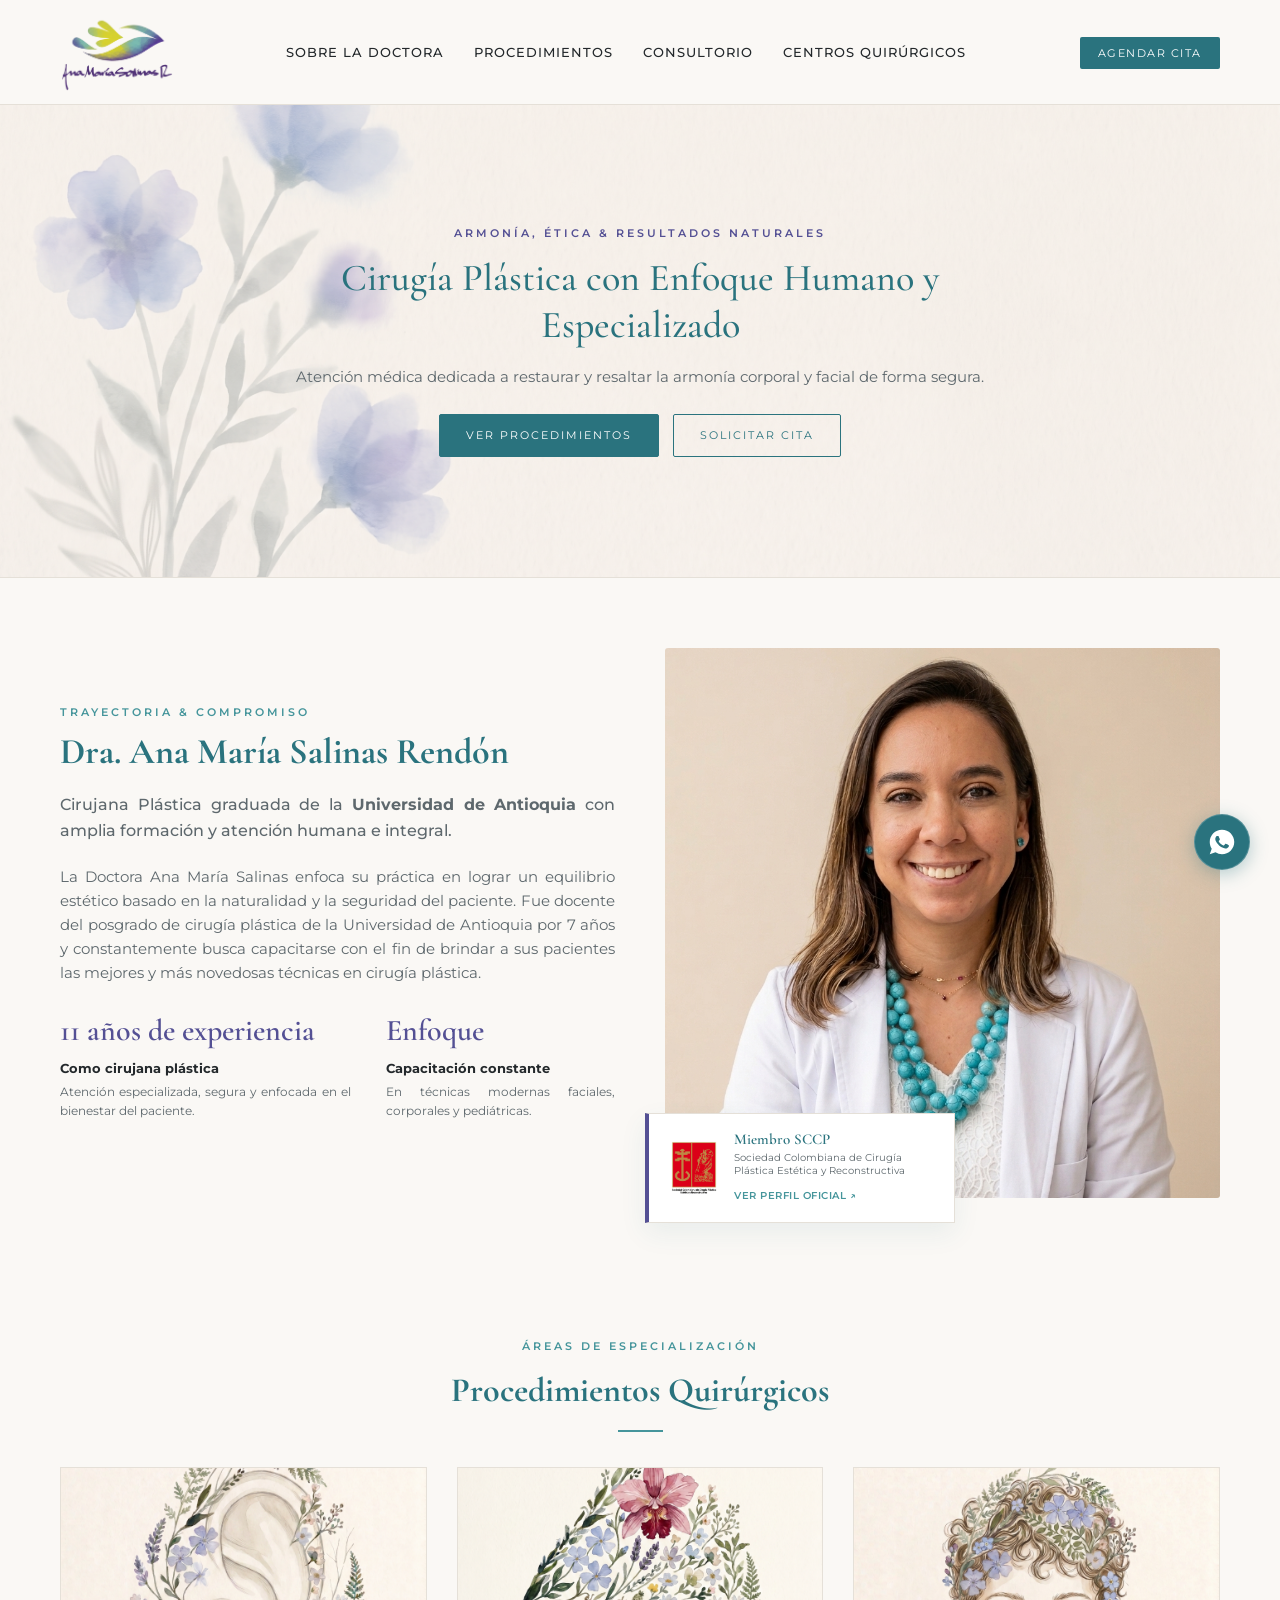
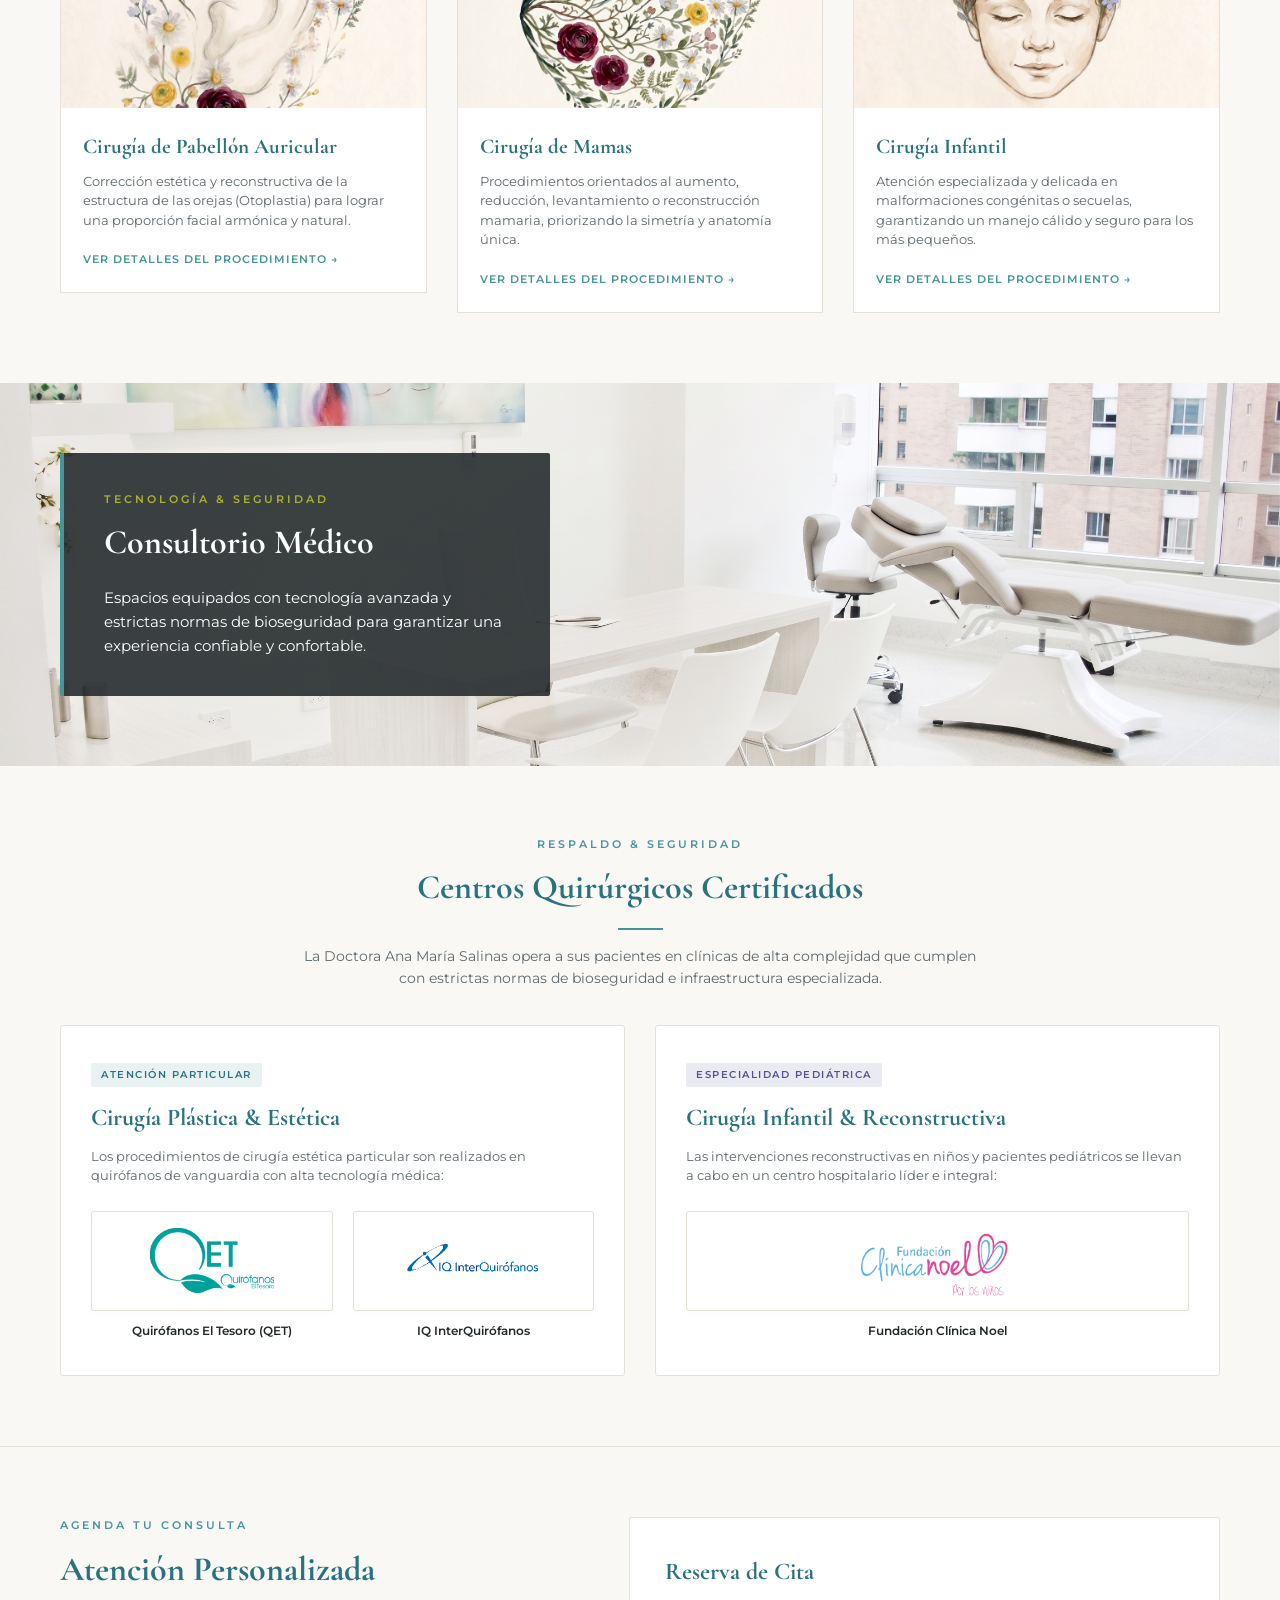
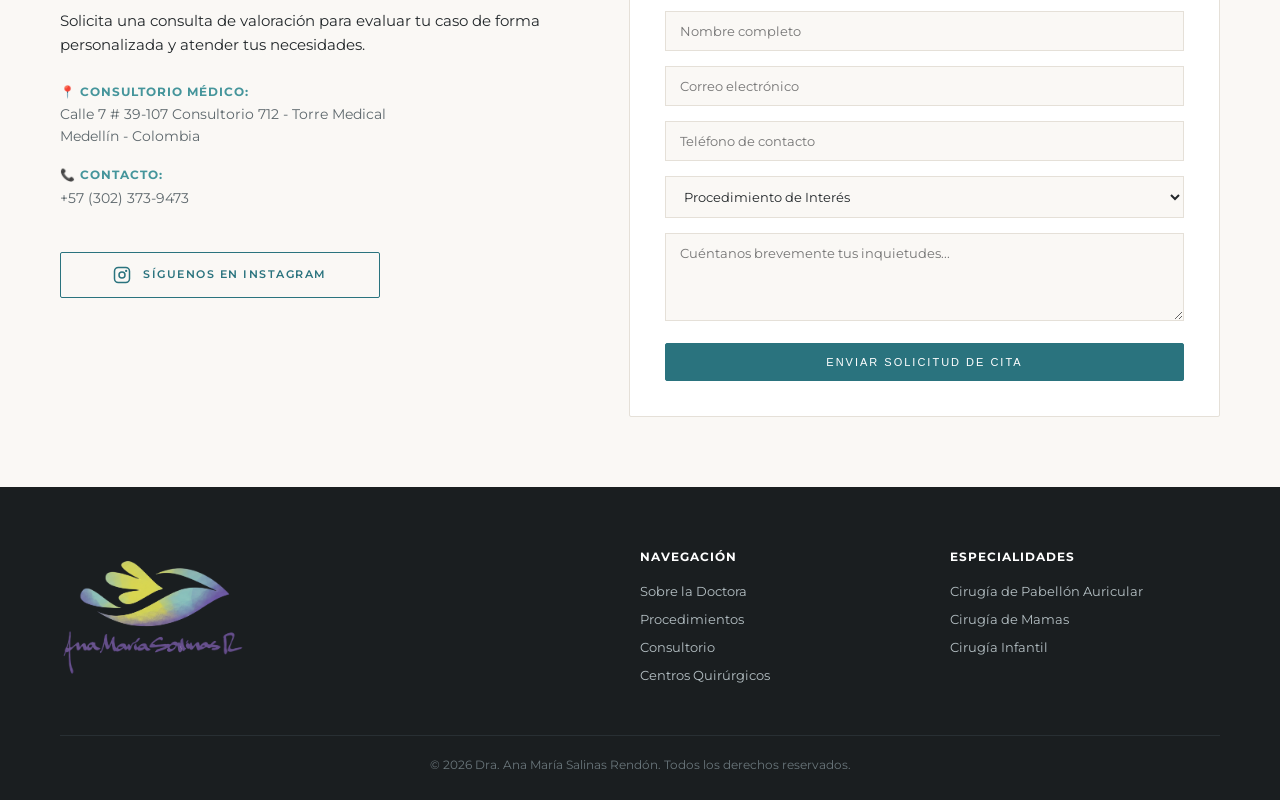
<file: index.html>
<!DOCTYPE html>
<html lang="es">
<head>
    <!-- Favicon para Navegadores, Móviles y Pestañas -->
    <link rel="icon" type="image/jpg" sizes="32x32" href="images/favicon.png">
    <link rel="icon" type="image/jpg" sizes="16x16" href="images/favicon.png">
    <link rel="apple-touch-icon" sizes="180x180" href="images/favicon.png">

    <meta charset="UTF-8">
    <meta name="viewport" content="width=device-width, initial-scale=1.0">
    
    <!-- SEO & Meta Tags -->
    <title>Dra. Ana María Salinas Rendón | Cirujana Plástica y Reconstructiva</title>
    <meta name="description" content="Especialista en cirugía plástica, estética y reconstructiva en Medellín, Colombia. Miembro de la Sociedad Colombiana de Cirugía Plástica.">
    <meta name="keywords" content="Dra Ana Maria Salinas Rendon, cirujana plastica medellin, otoplastia, cirugia de mamas, cirugia infantil, lobuloplastia, cirugia reconstructiva, qet, quirofanos el tesoro, interquirofanos, clinica noel, doctora, cirujana plástica, antioquia">
    <meta name="robots" content="index, follow">
    <link rel="canonical" href="https://www.anamariasalinas.com/">

    <!-- Open Graph / WhatsApp Meta Tags -->
    <meta property="og:type" content="website">
    <meta property="og:url" content="https://www.anamariasalinas.com/">
    <meta property="og:title" content="Dra. Ana María Salinas Rendón | Cirujana Plástica y Reconstructiva">
    <meta property="og:description" content="Cirugía plástica, estética y reconstructiva con enfoque humano y de alta precisión.">
    <meta property="og:image" content="images/anasalinas.png">

    <!-- Schema.org JSON-LD para Google -->
    <script type="application/ld+json">
    {
      "@context": "https://schema.org",
      "@type": "Physician",
      "name": "Dra. Ana María Salinas Rendón",
      "image": "images/anasalinas.png",
      "description": "Cirujana plástica y reconstructiva.",
      "medicalSpecialty": "PlasticSurgery",
      "address": {
        "@type": "PostalAddress",
        "streetAddress": "Calle 7 # 39-107 Consultorio 712 - Torre Medical",
        "addressLocality": "Medellín",
        "addressRegion": "Antioquia",
        "addressCountry": "CO"
      },
      "telephone": "+573023739473"
    }
    </script>

    <link rel="stylesheet" href="style.css">
    <link rel="preconnect" href="https://fonts.googleapis.com">
    <link rel="preconnect" href="https://fonts.gstatic.com" crossorigin>
    <link href="https://fonts.googleapis.com/css2?family=Cormorant+Garamond:ital,wght@0,400;0,500;0,600;1,400&family=Montserrat:wght@300;400;500;600&display=swap" rel="stylesheet">
</head>
<body>

    <!-- Header -->
    <header class="navbar">
        <div class="nav-container">
            <a href="index.html" class="nav-brand-logo">
                <img src="images/logo.png" alt="Dra. Ana María Salinas R." class="header-logo-img">
            </a>
            <nav class="nav-menu">
                <ul>
                    <li><a href="#perfil">Sobre la Doctora</a></li>
                    <li><a href="#procedimientos">Procedimientos</a></li>
                    <li><a href="#instalaciones">Consultorio</a></li>
                    <li><a href="#centros-quirurgicos">Centros Quirúrgicos</a></li>
                </ul>
            </nav>
            <div class="nav-actions">
                <a href="#contacto" class="btn-nav">Agendar Cita</a>

            <!-- Menú Dropdown Exclusivo Móvil -->
                <details class="mobile-dropdown">
                    <summary class="btn-mobile-menu">Menú ▾</summary>
                    <ul class="mobile-dropdown-list">
                        <li><a href="index.html#perfil">Sobre la Doctora</a></li>
                        <li><a href="index.html#procedimientos">Procedimientos</a></li>
                        <li><a href="index.html#instalaciones">Consultorio</a></li>
                        <li><a href="index.html#centros-quirurgicos">Centros Quirúrgicos</a></li>
                    </ul>
                </details>
            </div>
        </div>
    </header>

    <!-- Hero Section -->
    <section class="hero">
        <div class="hero-bg-overlay"></div>
        <div class="hero-content">
            <span class="sub-heading">Armonía, Ética & Resultados Naturales</span>
            <h1>Cirugía Plástica con Enfoque Humano y Especializado</h1>
            <p>Atención médica dedicada a restaurar y resaltar la armonía corporal y facial de forma segura.</p>
            <div class="hero-buttons">
                <a href="#procedimientos" class="btn btn-primary">Ver Procedimientos</a>
                <a href="#contacto" class="btn btn-outline">Solicitar Cita</a>
            </div>
        </div>
    </section>

    <!-- Profile Section -->
    <section id="perfil" class="section profile-section">
        <div class="container">
            <div class="profile-grid">
                <div class="profile-text">
                    <span class="section-subtitle">TRAYECTORIA & COMPROMISO</span>
                    <h2>Dra. Ana María Salinas Rendón</h2>
                    <p class="lead">Cirujana Plástica graduada de la <b>Universidad de Antioquia</b> con amplia formación y atención humana e integral.</p>
                    <p>La Doctora Ana María Salinas enfoca su práctica en lograr un equilibrio estético basado en la naturalidad y la seguridad del paciente. Fue docente del posgrado de cirugía plástica de la Universidad de Antioquia por 7 años y constantemente busca capacitarse con el fin de brindar a sus pacientes las mejores y más novedosas técnicas en cirugía plástica.</p>
                    <div class="profile-highlights">
                        <div class="highlight-item">
                            <span class="highlight-num">11 años de experiencia</span>
                            <h4>Como cirujana plástica</h4>
                            <p>Atención especializada, segura y enfocada en el bienestar del paciente.</p>
                        </div>
                        <div class="highlight-item">
                            <span class="highlight-num">Enfoque</span>
                            <h4>Capacitación constante</h4>
                            <p>En técnicas modernas faciales, corporales y pediátricas.</p>
                        </div>
                    </div>
                </div>
                <div class="profile-image-wrapper">
                    <div class="image-card main-img">
                        <img src="images/anasalinas.png" alt="Dra. Ana María Salinas Rendón" class="doctor-photo-img">
                    </div>
                    
                    <!-- Enlace a la Sociedad Colombiana de Cirugía Plástica -->
                    <a href="https://cirugiaplastica.org.co/author/salinas-rendon-ana-maria/" target="_blank" rel="noopener noreferrer" class="sccp-badge-card" title="Ver perfil oficial en la SCCP">
                        <div class="sccp-logo-wrapper">
                            <img src="images/sociedad.png" alt="Sociedad Colombiana de Cirugía Plástica Estética y Reconstructiva" class="sccp-img">
                        </div>
                        <div class="sccp-info">
                            <p class="sccp-title">Miembro SCCP</p>
                            <p class="sccp-sub">Sociedad Colombiana de Cirugía Plástica Estética y Reconstructiva</p>
                            <span class="sccp-link">Ver Perfil Oficial ↗</span>
                        </div>
                    </a>
                </div>
            </div>
        </div>
    </section>

    <!-- Procedimientos -->
    <section id="procedimientos" class="section procedures-section">
        <div class="container">
            <div class="section-header text-center">
                <span class="section-subtitle">ÁREAS DE ESPECIALIZACIÓN</span>
                <h2>Procedimientos Quirúrgicos</h2>
                <div class="divider"></div>
            </div>

            <div class="procedure-grid-three">
                <!-- Enlace a Pabellón Auricular -->
                <a href="pabellon-auricular.html" class="procedure-card-link">
                    <div class="procedure-card">
                        <div class="procedure-img-box">
                            <img src="images/oreja.jpg" alt="Cirugía de Pabellón Auricular" class="card-img-real">
                        </div>
                        <div class="procedure-info">
                            <h3 class="procedure-title">Cirugía de Pabellón Auricular</h3>
                            <p class="procedure-desc">Corrección estética y reconstructiva de la estructura de las orejas (Otoplastia) para lograr una proporción facial armónica y natural.</p>
                            <span class="btn-link">Ver Detalles del Procedimiento →</span>
                        </div>
                    </div>
                </a>

                <!-- Enlace a Cirugía de Mamas -->
                <a href="cirugia-mamas.html" class="procedure-card-link">
                    <div class="procedure-card">
                        <div class="procedure-img-box">
                            <img src="images/mama.jpg" alt="Cirugía de Mamas" class="card-img-real">
                        </div>
                        <div class="procedure-info">
                            <h3 class="procedure-title">Cirugía de Mamas</h3>
                            <p class="procedure-desc">Procedimientos orientados al aumento, reducción, levantamiento o reconstrucción mamaria, priorizando la simetría y anatomía única.</p>
                            <span class="btn-link">Ver Detalles del Procedimiento →</span>
                        </div>
                    </div>
                </a>

                <!-- Enlace a Cirugía Infantil -->
                <a href="cirugia-infantil.html" class="procedure-card-link">
                    <div class="procedure-card">
                        <div class="procedure-img-box">
                            <img src="images/nene.jpg" alt="Cirugía Infantil" class="card-img-real">
                        </div>
                        <div class="procedure-info">
                            <h3 class="procedure-title">Cirugía Infantil</h3>
                            <p class="procedure-desc">Atención especializada y delicada en malformaciones congénitas o secuelas, garantizando un manejo cálido y seguro para los más pequeños.</p>
                            <span class="btn-link">Ver Detalles del Procedimiento →</span>
                        </div>
                    </div>
                </a>
            </div>
        </div>
    </section>

    <!-- Consultorio -->
    <section id="instalaciones" class="section clinic-banner">
        <div class="container">
            <div class="banner-box">
                <div class="banner-content">
                    <span class="section-subtitle light">TECNOLOGÍA & SEGURIDAD</span>
                    <h2>Consultorio Médico</h2>
                    <p>Espacios equipados con tecnología avanzada y estrictas normas de bioseguridad para garantizar una experiencia confiable y confortable.</p>
                </div>
            </div>
        </div>
    </section>

    <!-- Centros Quirúrgicos -->
    <section id="centros-quirurgicos" class="section surgical-centers-section">
        <div class="container">
            <div class="section-header text-center">
                <span class="section-subtitle">RESPALDO & SEGURIDAD</span>
                <h2>Centros Quirúrgicos Certificados</h2>
                <div class="divider"></div>
                <p class="section-desc-center">La Doctora Ana María Salinas opera a sus pacientes en clínicas de alta complejidad que cumplen con estrictas normas de bioseguridad e infraestructura especializada.</p>
            </div>

            <div class="centers-grid">
                <!-- Apartado 1: Cirugía Plástica de Pacientes Particulares -->
                <div class="center-card">
                    <div class="center-card-header">
                        <span class="center-badge">Atención Particular</span>
                        <h3>Cirugía Plástica & Estética</h3>
                        <p>Los procedimientos de cirugía estética particular son realizados en quirófanos de vanguardia con alta tecnología médica:</p>
                    </div>
                    <div class="center-logos-flex">
                        <div class="center-logo-item">
                            <div class="logo-box">
                                <img src="images/qet.png" alt="Quirófanos El Tesoro QET" class="center-logo-img">
                            </div>
                            <h4>Quirófanos El Tesoro (QET)</h4>
                        </div>
                        <div class="center-logo-item">
                            <div class="logo-box">
                                <img src="images/iq.png" alt="IQ InterQuirófanos" class="center-logo-img">
                            </div>
                            <h4>IQ InterQuirófanos</h4>
                        </div>
                    </div>
                </div>

                <!-- Apartado 2: Cirugía Reconstructiva Infantil -->
                <div class="center-card">
                    <div class="center-card-header">
                        <span class="center-badge pediatrico">Especialidad Pediátrica</span>
                        <h3>Cirugía Infantil & Reconstructiva</h3>
                        <p>Las intervenciones reconstructivas en niños y pacientes pediátricos se llevan a cabo en un centro hospitalario líder e integral:</p>
                    </div>
                    <div class="center-logos-flex single-center">
                        <div class="center-logo-item">
                            <div class="logo-box">
                                <img src="images/noel.png" alt="Fundación Clínica Noel" class="center-logo-img noel-img">
                            </div>
                            <h4>Fundación Clínica Noel</h4>
                        </div>
                    </div>
                </div>
            </div>
        </div>
    </section>

    <!-- Contacto -->
    <section id="contacto" class="section contact-section">
        <div class="container">
            <div class="contact-grid">
                <div class="contact-info">
                    <span class="section-subtitle">AGENDA TU CONSULTA</span>
                    <h2>Atención Personalizada</h2>
                    <p>Solicita una consulta de valoración para evaluar tu caso de forma personalizada y atender tus necesidades.</p>
                    
                    <div class="info-items">
                        <div class="info-item">
                            <strong>📍 Consultorio Médico:</strong>
                            <p>Calle 7 # 39-107 Consultorio 712 - Torre Medical</p>
                            <p>Medellín - Colombia</p>
                        </div>
                        <div class="info-item">
                            <strong>📞 Contacto:</strong>
                            <p>+57 (302) 373-9473</p>
                        </div>
                    </div>

                    <!-- Botón de Instagram -->
                    <a href="https://www.instagram.com/dra_anamariasalinas/" 
                       target="_blank" 
                       rel="noopener noreferrer" 
                       class="btn-instagram-rect">
                        <svg class="ig-icon" viewBox="0 0 24 24" fill="none" xmlns="http://www.w3.org/2000/svg">
                            <rect x="2" y="2" width="20" height="20" rx="5" stroke="currentColor" stroke-width="2"/>
                            <circle cx="12" cy="12" r="4" stroke="currentColor" stroke-width="2"/>
                            <circle cx="17.5" cy="6.5" r="1.5" fill="currentColor"/>
                        </svg>
                        <span>Síguenos en Instagram</span>
                    </a>
                </div>

                <div class="contact-form-box">
                    <h3>Reserva de Cita</h3>
                    <form class="appointment-form" id="whatsappForm">
                        <div class="form-group">
                            <input type="text" id="nombre" placeholder="Nombre completo" required>
                        </div>
                        <div class="form-group">
                            <input type="email" id="correo" placeholder="Correo electrónico" required>
                        </div>
                        <div class="form-group">
                            <input type="tel" id="telefono" placeholder="Teléfono de contacto" required>
                        </div>
                        <div class="form-group">
                            <select id="procedimiento" required>
                                <option value="" disabled selected>Procedimiento de Interés</option>
                                <option value="Cirugía de Pabellón Auricular">Cirugía de Pabellón Auricular</option>
                                <option value="Cirugía de Mamas">Cirugía de Mamas</option>
                                <option value="Cirugía Infantil">Cirugía Infantil</option>
                                <option value="Otra Consulta / Valoración General">Otra Consulta / Valoración General</option>
                            </select>
                        </div>
                        <div class="form-group">
                            <textarea id="mensaje" rows="4" placeholder="Cuéntanos brevemente tus inquietudes..."></textarea>
                        </div>
                        <button type="submit" id="btnEnviar" class="btn btn-primary btn-full">Enviar Solicitud de Cita</button>
                    </form>
                </div>
            </div>
        </div>
    </section>

    <!-- Footer -->
    <footer class="footer">
        <div class="container">
            <div class="footer-grid">
                <div class="footer-col brand-col">
                    <img src="images/logo.png" alt="Dra. Ana María Salinas R." class="footer-logo-img">
                </div>
                <div class="footer-col">
                    <h4>Navegación</h4>
                    <ul>
                        <li><a href="#perfil">Sobre la Doctora</a></li>
                        <li><a href="#procedimientos">Procedimientos</a></li>
                        <li><a href="#instalaciones">Consultorio</a></li>
                        <li><a href="#centros-quirurgicos">Centros Quirúrgicos</a></li>
                    </ul>
                </div>
                <div class="footer-col">
                    <h4>Especialidades</h4>
                    <ul>
                        <li><a href="pabellon-auricular.html">Cirugía de Pabellón Auricular</a></li>
                        <li><a href="cirugia-mamas.html">Cirugía de Mamas</a></li>
                        <li><a href="cirugia-infantil.html">Cirugía Infantil</a></li>
                    </ul>
                </div>
            </div>
            <div class="footer-bottom">
                <p>&copy; 2026 Dra. Ana María Salinas Rendón. Todos los derechos reservados.</p>
            </div>
        </div>
    </footer>

    <!-- Botón Flotante de WhatsApp -->
    <a href="https://wa.me/573023739473?text=Hola,%20deseo%20agendar%20una%20cita%20de%20valoraci%C3%B3n%20con%20la%20Dra.%20Ana%20Mar%C3%ADa%20Salinas" 
       class="whatsapp-float" 
       target="_blank" 
       rel="noopener noreferrer" 
       aria-label="Contactar por WhatsApp">
        <svg class="whatsapp-icon" viewBox="0 0 32 32" fill="none" xmlns="http://www.w3.org/2000/svg">
            <path d="M16 2C8.268 2 2 8.268 2 16c0 2.82.83 5.446 2.26 7.648L2 30l6.544-2.204A13.93 13.93 0 0016 30c7.732 0 14-6.268 14-14S23.732 2 16 2zm7.55 19.516c-.316.89-1.558 1.632-2.556 1.848-.684.148-1.576.268-4.582-.974-3.844-1.588-6.326-5.502-6.518-5.758-.184-.256-1.558-2.072-1.558-3.952 0-1.88.984-2.808 1.332-3.16.348-.352.762-.44 1.016-.44.254 0 .508.002.73.014.236.012.552-.09.862.656.316.762 1.076 2.628 1.17 2.82.094.192.158.42.032.676-.126.256-.19.414-.38.636-.192.222-.404.496-.578.666-.192.19-.392.398-.168.784.224.384.996 1.644 2.14 2.662 1.47 1.31 2.71 1.716 3.094 1.908.384.192.608.16.832-.096.224-.256.962-1.12 1.216-1.504.254-.384.508-.32.862-.192.354.128 2.246 1.058 2.628 1.25.382.192.636.288.73.448.094.16.094.928-.222 1.818z" fill="currentColor"/>
        </svg>
        <span class="whatsapp-tooltip">Agendar Cita</span>
    </a>

    <script>
    document.addEventListener("DOMContentLoaded", function () {
        const form = document.getElementById('whatsappForm');

        if (form) {
            form.addEventListener('submit', function (e) {
                e.preventDefault();

                const numeroWhatsApp = "573023739473"; 

                const nombre = document.getElementById('nombre').value.trim();
                const correo = document.getElementById('correo').value.trim();
                const telefono = document.getElementById('telefono').value.trim();
                const procedimiento = document.getElementById('procedimiento').value;
                const mensaje = document.getElementById('mensaje').value.trim() || "Sin observaciones adicionales";

                const textoMensaje = 
                    `*SOLICITUD DE CITA DE VALORACIÓN*\n\n` +
                    `👤 *Nombre:* ${nombre}\n` +
                    `✉️ *Correo:* ${correo}\n` +
                    `📞 *Teléfono:* ${telefono}\n` +
                    `🏥 *Procedimiento:* ${procedimiento}\n` +
                    `💬 *Mensaje:* ${mensaje}`;

                const mensajeEnviado = encodeURIComponent(textoMensaje);

                const isMobile = /iPhone|iPad|iPod|Android/i.test(navigator.userAgent);
                const baseUrl = isMobile ? "https://api.whatsapp.com/send" : "https://web.whatsapp.com/send";
                
                const urlFinal = `${baseUrl}?phone=${numeroWhatsApp}&text=${mensajeEnviado}`;

                window.open(urlFinal, '_blank');
            });
        }
    });
    </script>

</body>
</html>
</file>
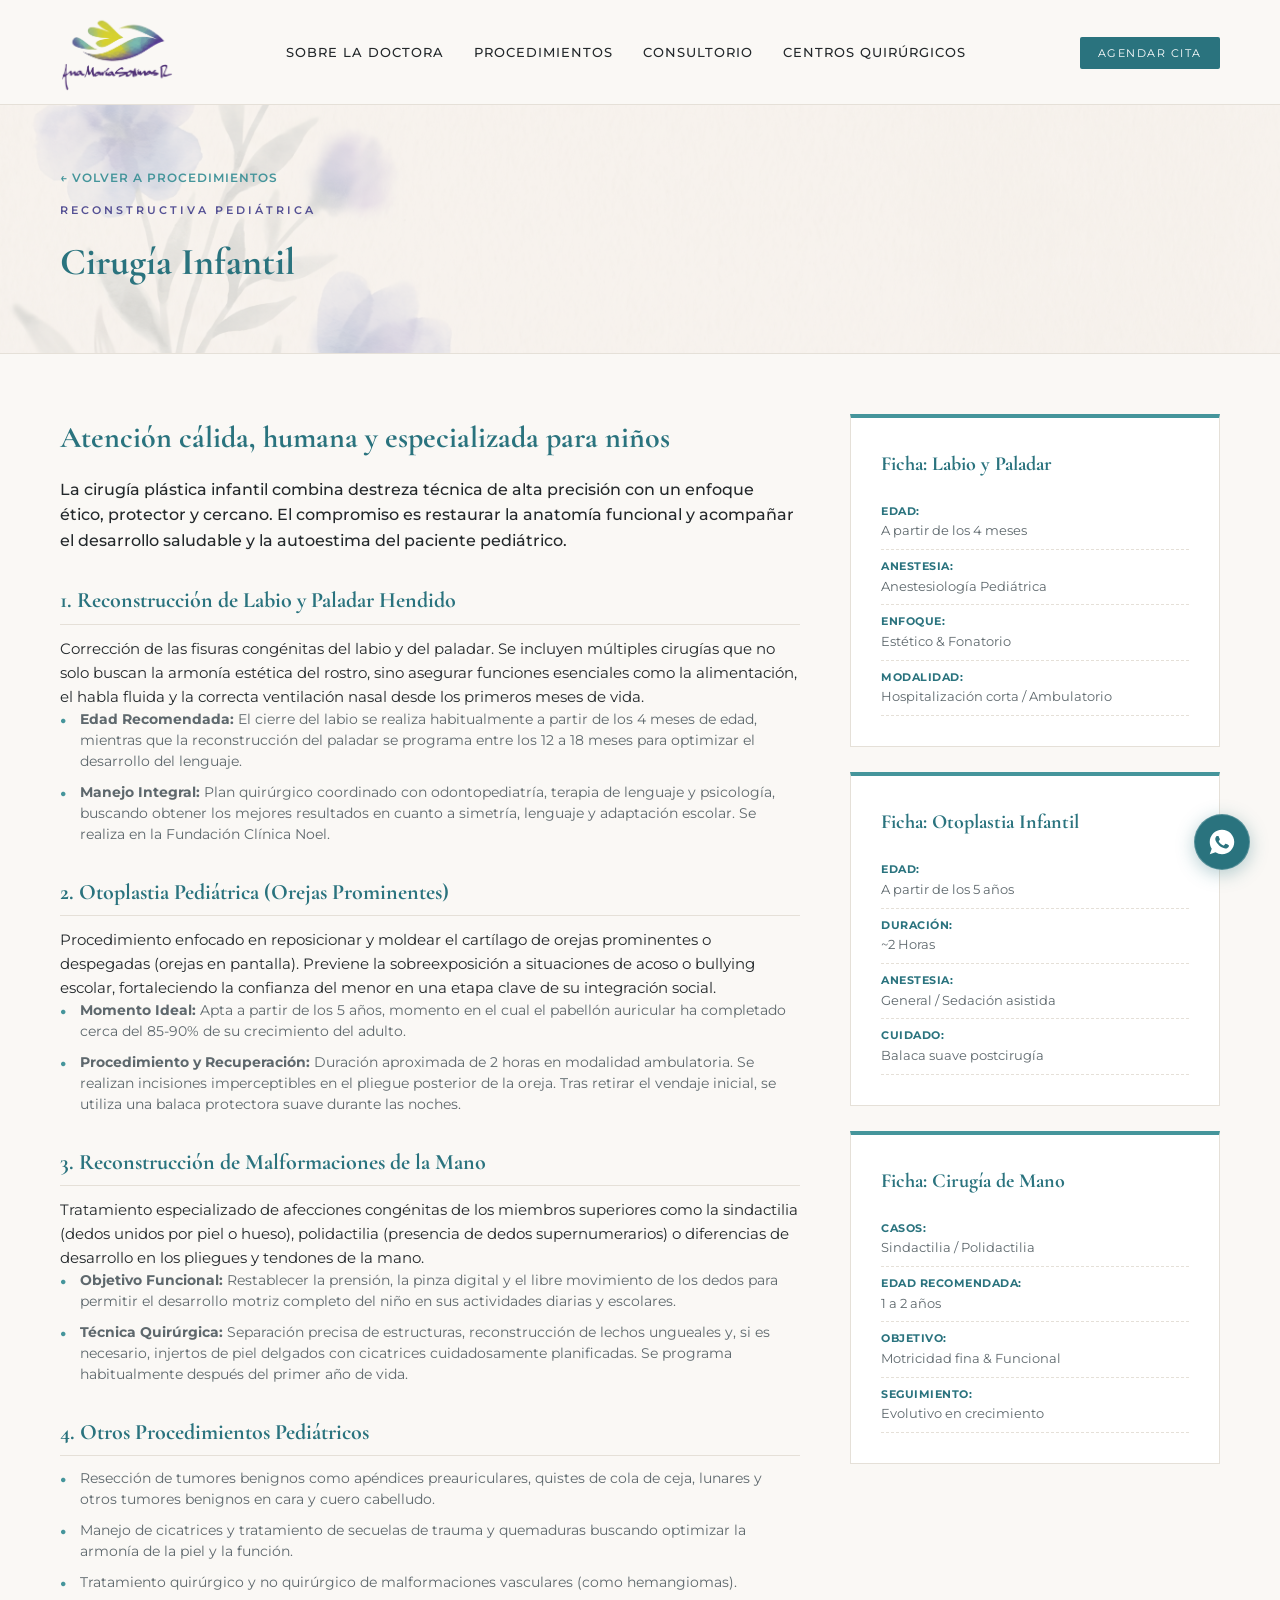
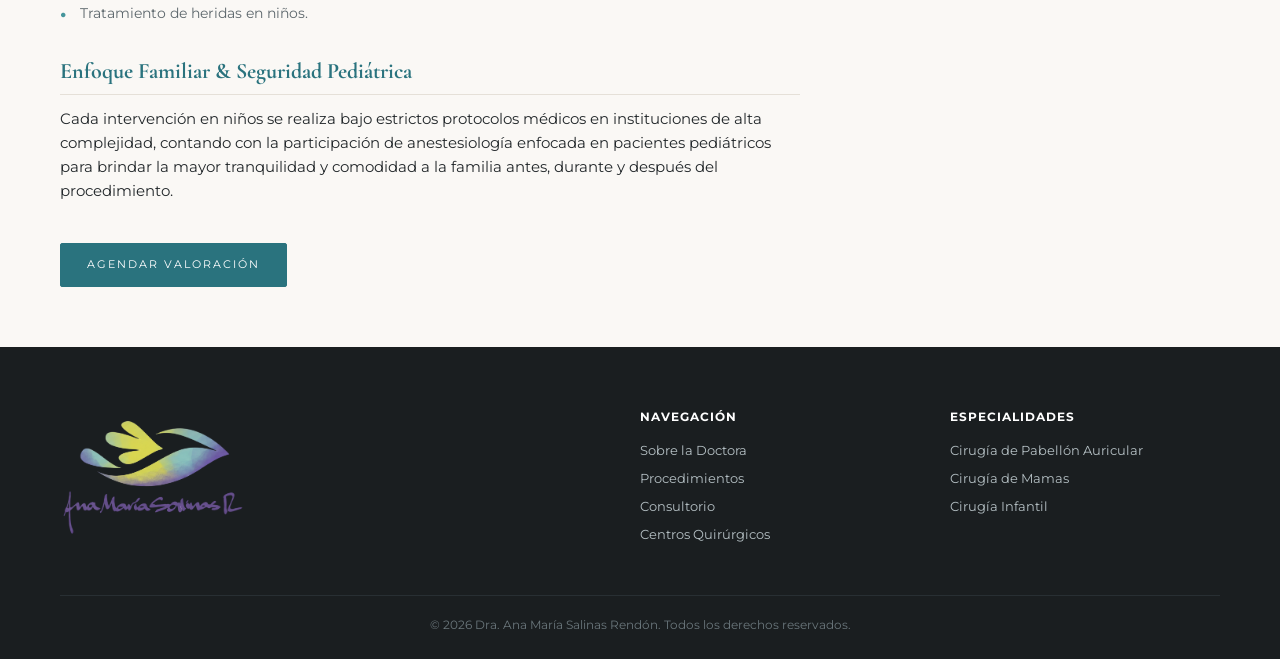
<file: cirugia-infantil.html>
<!DOCTYPE html>
<html lang="es">
<head>
    <!-- Favicon para Navegadores, Móviles y Pestañas -->
    <link rel="icon" type="image/jpg" sizes="32x32" href="images/favicon.png">
    <link rel="icon" type="image/jpg" sizes="16x16" href="images/favicon.png">
    <link rel="apple-touch-icon" sizes="180x180" href="images/favicon.png">
    <meta charset="UTF-8">
    <meta name="viewport" content="width=device-width, initial-scale=1.0">
    
    <!-- SEO & Meta Tags -->
    <title>Cirugía Infantil y Reconstructiva Pediátrica | Dra. Ana María Salinas Rendón</title>
    <meta name="description" content="Atención médica especializada en cirugía reconstructiva infantil en Medellín por la Dra. Ana María Salinas Rendón. Labio y paladar hendido, otoplastia pediátrica y malformaciones de mano.">
    <meta name="keywords" content="cirugia infantil medellin, labio hendido, paladar hendido, otoplastia niños, sindactilia, polidactilia, cirugia reconstructiva pediatrica, Dra Ana Maria Salinas, cirugia pediatrica, cirugia infantil, clinica noel, hemangiomas, heridas niños, plastica pediatrica">
    <meta name="robots" content="index, follow">
    <link rel="canonical" href="https://www.anamariasalinas.com/cirugia-infantil.html">

    <!-- Open Graph / WhatsApp Meta Tags -->
    <meta property="og:type" content="article">
    <meta property="og:url" content="https://www.anamariasalinas.com/cirugia-infantil.html">
    <meta property="og:title" content="Cirugía Infantil | Dra. Ana María Salinas Rendón">
    <meta property="og:description" content="Atención cálida, humana y especializada en cirugía reconstructiva para niños y adolescentes en Medellín.">
    <meta property="og:image" content="images/nene.jpg">

    <!-- Schema.org JSON-LD -->
    <script type="application/ld+json">
    {
      "@context": "https://schema.org",
      "@type": "MedicalProcedure",
      "name": "Cirugía Infantil (Labio/Paladar hendido, Otoplastia Pediátrica y Malformaciones de Mano)",
      "procedureType": "SurgicalProcedure",
      "description": "Procedimientos reconstructivos infantiles orientados a corregir condiciones congénitas y restaurar la función anatómica y estética.",
      "howPerformed": "Intervenciones realizadas con acompañamiento de anestesiología pediátrica especializada y protocolos seguros para el paciente infantil."
    }
    </script>

    <link rel="stylesheet" href="style.css">
    <link rel="preconnect" href="https://fonts.googleapis.com">
    <link rel="preconnect" href="https://fonts.gstatic.com" crossorigin>
    <link href="https://fonts.googleapis.com/css2?family=Cormorant+Garamond:ital,wght@0,400;0,500;0,600;1,400&family=Montserrat:wght@300;400;500;600&display=swap" rel="stylesheet">
</head>
<body>

    <!-- Header -->
    <header class="navbar">
        <div class="nav-container">
            <a href="index.html" class="nav-brand-logo">
                <img src="images/logo.png" alt="Dra. Ana María Salinas R." class="header-logo-img">
            </a>
            <nav class="nav-menu">
                <ul>
                    <li><a href="index.html#perfil">Sobre la Doctora</a></li>
                    <li><a href="index.html#procedimientos">Procedimientos</a></li>
                    <li><a href="index.html#instalaciones">Consultorio</a></li>
                    <li><a href="index.html#centros-quirurgicos">Centros Quirúrgicos</a></li>
                </ul>
            </nav>
            <div class="nav-actions">
                <a href="index.html#contacto" class="btn-nav">Agendar Cita</a>

            <!-- Menú Dropdown Exclusivo Móvil -->
                <details class="mobile-dropdown">
                    <summary class="btn-mobile-menu">Menú ▾</summary>
                    <ul class="mobile-dropdown-list">
                        <li><a href="index.html#perfil">Sobre la Doctora</a></li>
                        <li><a href="index.html#procedimientos">Procedimientos</a></li>
                        <li><a href="index.html#instalaciones">Consultorio</a></li>
                        <li><a href="index.html#centros-quirurgicos">Centros Quirúrgicos</a></li>
                    </ul>
                </details>
            </div>
        </div>
    </header>

    <!-- Page Banner Con Fondo de Flores -->
    <section class="page-banner">
        <div class="banner-bg-overlay"></div>
        <div class="container banner-content">
            <a href="index.html#procedimientos" class="back-link">← Volver a Procedimientos</a>
            <span class="sub-heading">Reconstructiva Pediátrica</span>
            <h1>Cirugía Infantil</h1>
        </div>
    </section>

    <!-- Detail Section -->
    <section class="section detail-section">
        <div class="container">
            <div class="detail-grid">
                <div class="detail-content">
                    <h2>Atención cálida, humana y especializada para niños</h2>
                    <p class="lead">La cirugía plástica infantil combina destreza técnica de alta precisión con un enfoque ético, protector y cercano. El compromiso es restaurar la anatomía funcional y acompañar el desarrollo saludable y la autoestima del paciente pediátrico.</p>
                    
                    <!-- Procedimiento 1: Labio y Paladar -->
                    <div class="detail-block">
                        <h3>1. Reconstrucción de Labio y Paladar Hendido</h3>
                        <p>Corrección de las fisuras congénitas del labio y del paladar. Se incluyen múltiples cirugías que no solo buscan la armonía estética del rostro, sino asegurar funciones esenciales como la alimentación, el habla fluida y la correcta ventilación nasal desde los primeros meses de vida.</p>
                        
                        <ul>
                            <li><strong>Edad Recomendada:</strong> El cierre del labio se realiza habitualmente a partir de los 4 meses de edad, mientras que la reconstrucción del paladar se programa entre los 12 a 18 meses para optimizar el desarrollo del lenguaje.</li>
                            <li><strong>Manejo Integral:</strong> Plan quirúrgico coordinado con odontopediatría, terapia de lenguaje y psicología, buscando obtener los mejores resultados en cuanto a simetría, lenguaje y adaptación escolar. Se realiza en la Fundación Clínica Noel.</li>
                        </ul>
                    </div>

                    <!-- Procedimiento 2: Otoplastia en Niños -->
                    <div class="detail-block">
                        <h3>2. Otoplastia Pediátrica (Orejas Prominentes)</h3>
                        <p>Procedimiento enfocado en reposicionar y moldear el cartílago de orejas prominentes o despegadas (orejas en pantalla). Previene la sobreexposición a situaciones de acoso o bullying escolar, fortaleciendo la confianza del menor en una etapa clave de su integración social.</p>
                        
                        <ul>
                            <li><strong>Momento Ideal:</strong> Apta a partir de los 5 años, momento en el cual el pabellón auricular ha completado cerca del 85-90% de su crecimiento del adulto.</li>
                            <li><strong>Procedimiento y Recuperación:</strong> Duración aproximada de 2 horas en modalidad ambulatoria. Se realizan incisiones imperceptibles en el pliegue posterior de la oreja. Tras retirar el vendaje inicial, se utiliza una balaca protectora suave durante las noches.</li>
                        </ul>
                    </div>

                    <!-- Procedimiento 3: Malformaciones de la Mano -->
                    <div class="detail-block">
                        <h3>3. Reconstrucción de Malformaciones de la Mano</h3>
                        <p>Tratamiento especializado de afecciones congénitas de los miembros superiores como la sindactilia (dedos unidos por piel o hueso), polidactilia (presencia de dedos supernumerarios) o diferencias de desarrollo en los pliegues y tendones de la mano.</p>
                        
                        <ul>
                            <li><strong>Objetivo Funcional:</strong> Restablecer la prensión, la pinza digital y el libre movimiento de los dedos para permitir el desarrollo motriz completo del niño en sus actividades diarias y escolares.</li>
                            <li><strong>Técnica Quirúrgica:</strong> Separación precisa de estructuras, reconstrucción de lechos ungueales y, si es necesario, injertos de piel delgados con cicatrices cuidadosamente planificadas. Se programa habitualmente después del primer año de vida.</li>
                        </ul>
                    </div>

                    <!-- Procedimiento 4: Otros -->
                    <div class="detail-block">
                        <h3>4. Otros Procedimientos Pediátricos</h3>
                        <ul>
                            <li>Resección de tumores benignos como apéndices preauriculares, quistes de cola de ceja, lunares y otros tumores benignos en cara y cuero cabelludo.</li>
                            <li>Manejo de cicatrices y tratamiento de secuelas de trauma y quemaduras buscando optimizar la armonía de la piel y la función.</li>
                            <li>Tratamiento quirúrgico y no quirúrgico de malformaciones vasculares (como hemangiomas).</li>
                            <li>Tratamiento de heridas en niños.</li>
                        </ul>
                    </div>

                    <!-- Enfoque de Seguridad Pediátrica -->
                    <div class="detail-block">
                        <h3>Enfoque Familiar & Seguridad Pediátrica</h3>
                        <p>Cada intervención en niños se realiza bajo estrictos protocolos médicos en instituciones de alta complejidad, contando con la participación de anestesiología enfocada en pacientes pediátricos para brindar la mayor tranquilidad y comodidad a la familia antes, durante y después del procedimiento.</p>
                    </div>

                    <div class="detail-cta">
                        <a href="index.html#contacto" class="btn btn-primary">Agendar Valoración</a>
                    </div>
                </div>

                <!-- Ficha Técnica Resumida -->
                <div class="detail-sidebar">
                    <div class="sidebar-card">
                        <h3>Ficha: Labio y Paladar</h3>
                        <ul class="tech-specs">
                            <li><strong>Edad:</strong> A partir de los 4 meses</li>
                            <li><strong>Anestesia:</strong> Anestesiología Pediátrica</li>
                            <li><strong>Enfoque:</strong> Estético & Fonatorio</li>
                            <li><strong>Modalidad:</strong> Hospitalización corta / Ambulatorio</li>
                        </ul>
                    </div>

                    <div class="sidebar-card" style="margin-top: 25px;">
                        <h3>Ficha: Otoplastia Infantil</h3>
                        <ul class="tech-specs">
                            <li><strong>Edad:</strong> A partir de los 5 años</li>
                            <li><strong>Duración:</strong> ~2 Horas</li>
                            <li><strong>Anestesia:</strong> General / Sedación asistida</li>
                            <li><strong>Cuidado:</strong> Balaca suave postcirugía</li>
                        </ul>
                    </div>

                    <div class="sidebar-card" style="margin-top: 25px;">
                        <h3>Ficha: Cirugía de Mano</h3>
                        <ul class="tech-specs">
                            <li><strong>Casos:</strong> Sindactilia / Polidactilia</li>
                            <li><strong>Edad recomendada:</strong> 1 a 2 años</li>
                            <li><strong>Objetivo:</strong> Motricidad fina & Funcional</li>
                            <li><strong>Seguimiento:</strong> Evolutivo en crecimiento</li>
                        </ul>
                    </div>
                </div>
            </div>
        </div>
    </section>

    <!-- Footer -->
    <footer class="footer">
        <div class="container">
            <div class="footer-grid">
                <div class="footer-col brand-col">
                    <img src="images/logo.png" alt="Dra. Ana María Salinas R." class="footer-logo-img">
                </div>
                <div class="footer-col">
                    <h4>Navegación</h4>
                    <ul>
                        <li><a href="index.html#perfil">Sobre la Doctora</a></li>
                        <li><a href="index.html#procedimientos">Procedimientos</a></li>
                        <li><a href="index.html#instalaciones">Consultorio</a></li>
                        <li><a href="index.html#centros-quirurgicos">Centros Quirúrgicos</a></li>
                    </ul>
                </div>
                <div class="footer-col">
                    <h4>Especialidades</h4>
                    <ul>
                        <li><a href="pabellon-auricular.html">Cirugía de Pabellón Auricular</a></li>
                        <li><a href="cirugia-mamas.html">Cirugía de Mamas</a></li>
                        <li><a href="cirugia-infantil.html">Cirugía Infantil</a></li>
                    </ul>
                </div>
            </div>
            <div class="footer-bottom">
                <p>&copy; 2026 Dra. Ana María Salinas Rendón. Todos los derechos reservados.</p>
            </div>
        </div>
    </footer>

    <!-- Botón Flotante de WhatsApp -->
    <a href="https://wa.me/573023739473?text=Hola,%20deseo%20agendar%20una%20cita%20de%20valoraci%C3%B3n%20para%20Cirug%C3%ADa%20Infantil" 
       class="whatsapp-float" 
       target="_blank" 
       rel="noopener noreferrer" 
       aria-label="Contactar por WhatsApp">
        <svg class="whatsapp-icon" viewBox="0 0 32 32" fill="none" xmlns="http://www.w3.org/2000/svg">
            <path d="M16 2C8.268 2 2 8.268 2 16c0 2.82.83 5.446 2.26 7.648L2 30l6.544-2.204A13.93 13.93 0 0016 30c7.732 0 14-6.268 14-14S23.732 2 16 2zm7.55 19.516c-.316.89-1.558 1.632-2.556 1.848-.684.148-1.576.268-4.582-.974-3.844-1.588-6.326-5.502-6.518-5.758-.184-.256-1.558-2.072-1.558-3.952 0-1.88.984-2.808 1.332-3.16.348-.352.762-.44 1.016-.44.254 0 .508.002.73.014.236.012.552-.09.862.656.316.762 1.076 2.628 1.17 2.82.094.192.158.42.032.676-.126.256-.19.414-.38.636-.192.222-.404.496-.578.666-.192.19-.392.398-.168.784.224.384.996 1.644 2.14 2.662 1.47 1.31 2.71 1.716 3.094 1.908.384.192.608.16.832-.096.224-.256.962-1.12 1.216-1.504.254-.384.508-.32.862-.192.354.128 2.246 1.058 2.628 1.25.382.192.636.288.73.448.094.16.094.928-.222 1.818z" fill="currentColor"/>
        </svg>
        <span class="whatsapp-tooltip">Agendar Cita</span>
    </a>

</body>
</html>
</file>
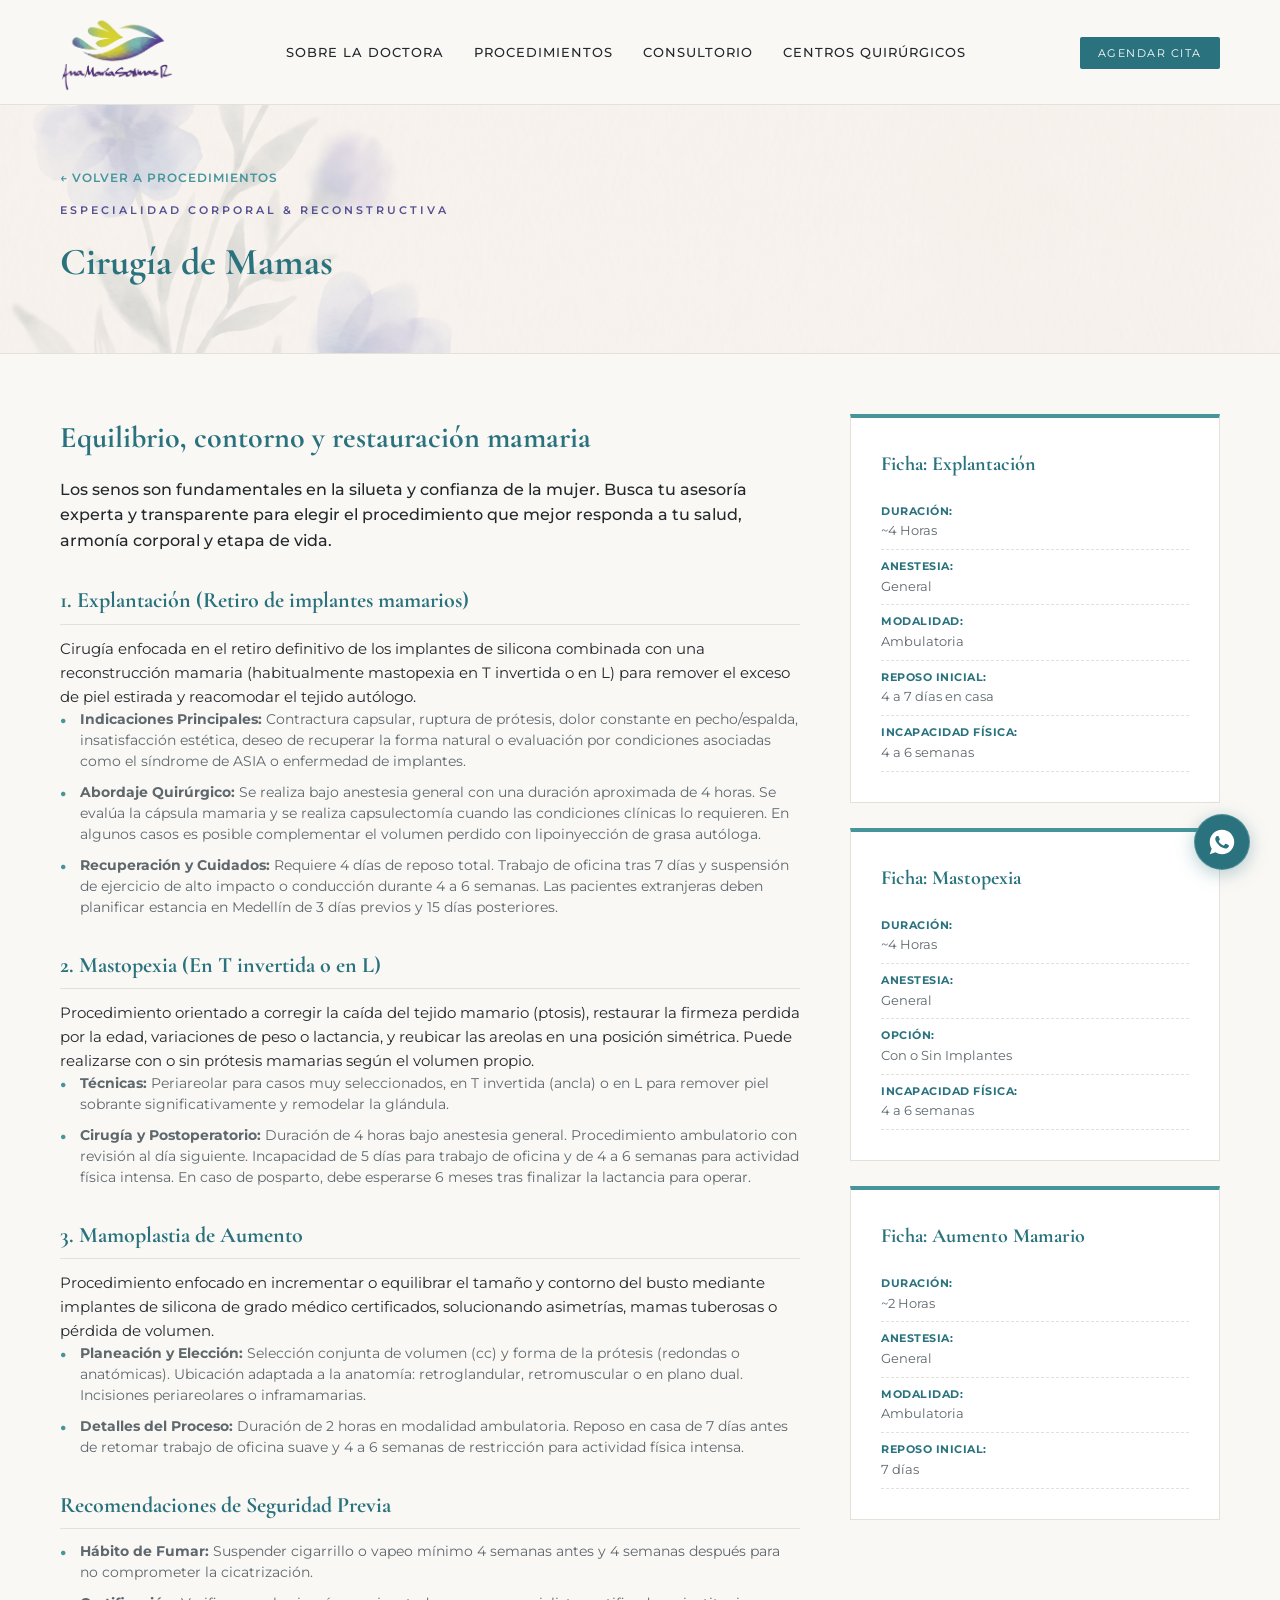
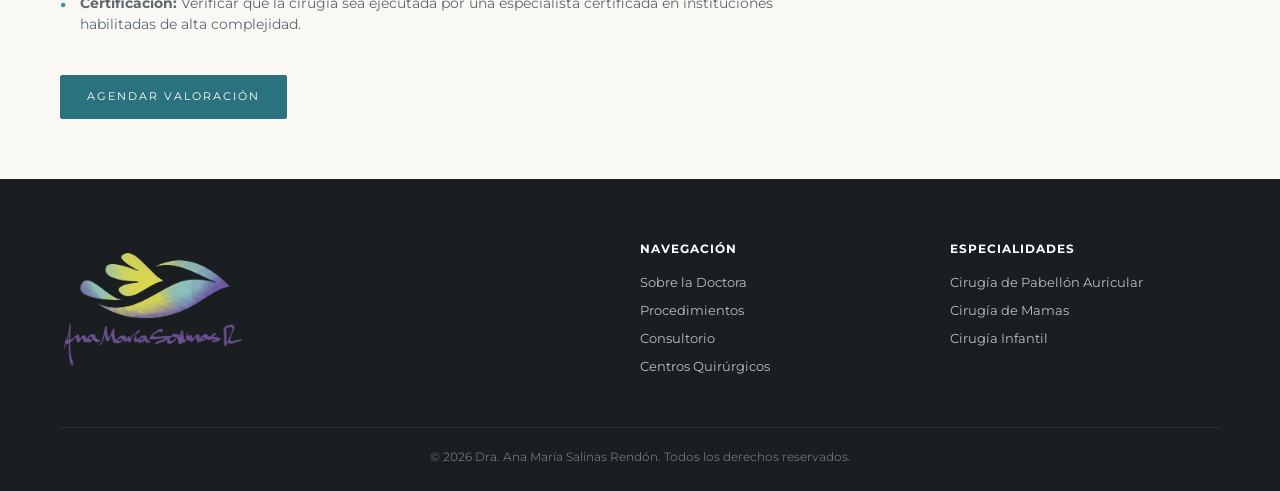
<file: cirugia-mamas.html>
<!DOCTYPE html>
<html lang="es">
<head>
    <!-- Favicon para Navegadores, Móviles y Pestañas -->
    <link rel="icon" type="image/jpg" sizes="32x32" href="images/favicon.png">
    <link rel="icon" type="image/jpg" sizes="16x16" href="images/favicon.png">
    <link rel="apple-touch-icon" sizes="180x180" href="images/favicon.png">
    <meta charset="UTF-8">
    <meta name="viewport" content="width=device-width, initial-scale=1.0">
    
    <!-- SEO & Meta Tags -->
    <title>Cirugía de Mamas: Explantación, Mastopexia y Aumento | Dra. Ana María Salinas Rendón</title>
    <meta name="description" content="Especialidad en cirugía mamaria por la Dra. Ana María Salinas Rendón en Medellín. Explantación de implantes, mastopexia (levantamiento) y mamoplastia de aumento.">
    <meta name="keywords" content="explantacion mamaria, explantacion medellin, retiro de implantes, mastopexia, levantamiento de senos, mamoplastia de aumento, cirugia mamaria medellin, Dra Ana Maria Salinas, implantes de mama, reduccion mamaria, mastopexia sin implantes, explantacion, sindrome de asia">
    <meta name="robots" content="index, follow">
    <link rel="canonical" href="https://www.anamariasalinas.com/cirugia-mamas.html">

    <!-- Open Graph / WhatsApp Meta Tags -->
    <meta property="og:type" content="article">
    <meta property="og:url" content="https://www.anamariasalinas.com/cirugia-mamas.html">
    <meta property="og:title" content="Cirugía de Mamas | Dra. Ana María Salinas Rendón">
    <meta property="og:description" content="Soluciones quirúrgicas integrales de mamas: Explantación, Levantamiento (Mastopexia) y Aumento Mamario con enfoque natural.">
    <meta property="og:image" content="images/mama.jpg">

    <!-- Schema.org JSON-LD -->
    <script type="application/ld+json">
    {
      "@context": "https://schema.org",
      "@type": "MedicalProcedure",
      "name": "Cirugía de Mamas (Explantación, Mastopexia y Aumento)",
      "procedureType": "SurgicalProcedure",
      "description": "Procedimientos quirúrgicos mamarios orientados al retiro de prótesis, levantamiento de senos y aumento de volumen proporcional.",
      "howPerformed": "Intervenciones realizadas en salas quirúrgicas certificadas bajo anestesia general y protocolos estrictos de seguridad."
    }
    </script>

    <link rel="stylesheet" href="style.css">
    <link rel="preconnect" href="https://fonts.googleapis.com">
    <link rel="preconnect" href="https://fonts.gstatic.com" crossorigin>
    <link href="https://fonts.googleapis.com/css2?family=Cormorant+Garamond:ital,wght@0,400;0,500;0,600;1,400&family=Montserrat:wght@300;400;500;600&display=swap" rel="stylesheet">
</head>
<body>

    <!-- Header -->
    <header class="navbar">
        <div class="nav-container">
            <a href="index.html" class="nav-brand-logo">
                <img src="images/logo.png" alt="Dra. Ana María Salinas R." class="header-logo-img">
            </a>
            <nav class="nav-menu">
                <ul>
                    <li><a href="index.html#perfil">Sobre la Doctora</a></li>
                    <li><a href="index.html#procedimientos">Procedimientos</a></li>
                    <li><a href="index.html#instalaciones">Consultorio</a></li>
                    <li><a href="index.html#centros-quirurgicos">Centros Quirúrgicos</a></li>
                </ul>
            </nav>
            <div class="nav-actions">
                <a href="index.html#contacto" class="btn-nav">Agendar Cita</a>

            <!-- Menú Dropdown Exclusivo Móvil -->
                <details class="mobile-dropdown">
                    <summary class="btn-mobile-menu">Menú ▾</summary>
                    <ul class="mobile-dropdown-list">
                        <li><a href="index.html#perfil">Sobre la Doctora</a></li>
                        <li><a href="index.html#procedimientos">Procedimientos</a></li>
                        <li><a href="index.html#instalaciones">Consultorio</a></li>
                        <li><a href="index.html#centros-quirurgicos">Centros Quirúrgicos</a></li>
                    </ul>
                </details>
            </div>
        </div>
    </header>

    <!-- Page Banner -->
    <section class="page-banner">
        <div class="banner-bg-overlay"></div>
        <div class="container banner-content">
            <a href="index.html#procedimientos" class="back-link">← Volver a Procedimientos</a>
            <span class="sub-heading">Especialidad Corporal & Reconstructiva</span>
            <h1>Cirugía de Mamas</h1>
        </div>
    </section>

    <!-- Detail Section -->
    <section class="section detail-section">
        <div class="container">
            <div class="detail-grid">
                <div class="detail-content">
                    <h2>Equilibrio, contorno y restauración mamaria</h2>
                    <p class="lead">Los senos son fundamentales en la silueta y confianza de la mujer. Busca tu asesoría experta y transparente para elegir el procedimiento que mejor responda a tu salud, armonía corporal y etapa de vida.</p>
                    
                    <!-- Procedimiento 1: Explantación Mamaria -->
                    <div class="detail-block">
                        <h3>1. Explantación (Retiro de implantes mamarios)</h3>
                        <p>Cirugía enfocada en el retiro definitivo de los implantes de silicona combinada con una reconstrucción mamaria (habitualmente mastopexia en T invertida o en L) para remover el exceso de piel estirada y reacomodar el tejido autólogo.</p>
                        
                        <ul>
                            <li><strong>Indicaciones Principales:</strong> Contractura capsular, ruptura de prótesis, dolor constante en pecho/espalda, insatisfacción estética, deseo de recuperar la forma natural o evaluación por condiciones asociadas como el síndrome de ASIA o enfermedad de implantes.</li>
                            <li><strong>Abordaje Quirúrgico:</strong> Se realiza bajo anestesia general con una duración aproximada de 4 horas. Se evalúa la cápsula mamaria y se realiza capsulectomía cuando las condiciones clínicas lo requieren. En algunos casos es posible complementar el volumen perdido con lipoinyección de grasa autóloga.</li>
                            <li><strong>Recuperación y Cuidados:</strong> Requiere 4 días de reposo total. Trabajo de oficina tras 7 días y suspensión de ejercicio de alto impacto o conducción durante 4 a 6 semanas. Las pacientes extranjeras deben planificar estancia en Medellín de 3 días previos y 15 días posteriores.</li>
                        </ul>
                    </div>

                    <!-- Procedimiento 2: Mastopexia -->
                    <div class="detail-block">
                        <h3>2. Mastopexia (En T invertida o en L)</h3>
                        <p>Procedimiento orientado a corregir la caída del tejido mamario (ptosis), restaurar la firmeza perdida por la edad, variaciones de peso o lactancia, y reubicar las areolas en una posición simétrica. Puede realizarse con o sin prótesis mamarias según el volumen propio.</p>

                        <ul>
                            <li><strong>Técnicas:</strong> Periareolar para casos muy seleccionados, en T invertida (ancla) o en L para remover piel sobrante significativamente y remodelar la glándula.</li>
                            <li><strong>Cirugía y Postoperatorio:</strong> Duración de 4 horas bajo anestesia general. Procedimiento ambulatorio con revisión al día siguiente. Incapacidad de 5 días para trabajo de oficina y de 4 a 6 semanas para actividad física intensa. En caso de posparto, debe esperarse 6 meses tras finalizar la lactancia para operar.</li>
                        </ul>
                    </div>

                    <!-- Procedimiento 3: Mamoplastia de Aumento -->
                    <div class="detail-block">
                        <h3>3. Mamoplastia de Aumento</h3>
                        <p>Procedimiento enfocado en incrementar o equilibrar el tamaño y contorno del busto mediante implantes de silicona de grado médico certificados, solucionando asimetrías, mamas tuberosas o pérdida de volumen.</p>
                        
                        <ul>
                            <li><strong>Planeación y Elección:</strong> Selección conjunta de volumen (cc) y forma de la prótesis (redondas o anatómicas). Ubicación adaptada a la anatomía: retroglandular, retromuscular o en plano dual. Incisiones periareolares o inframamarias.</li>
                            <li><strong>Detalles del Proceso:</strong> Duración de 2 horas en modalidad ambulatoria. Reposo en casa de 7 días antes de retomar trabajo de oficina suave y 4 a 6 semanas de restricción para actividad física intensa.</li>
                        </ul>
                    </div>

                    <!-- Recomendaciones de Seguridad -->
                    <div class="detail-block">
                        <h3>Recomendaciones de Seguridad Previa</h3>
                        <ul>
                            <li><strong>Hábito de Fumar:</strong> Suspender cigarrillo o vapeo mínimo 4 semanas antes y 4 semanas después para no comprometer la cicatrización.</li>
                            <li><strong>Certificación:</strong> Verificar que la cirugía sea ejecutada por una especialista certificada en instituciones habilitadas de alta complejidad.</li>
                        </ul>
                    </div>

                    <div class="detail-cta">
                        <a href="index.html#contacto" class="btn btn-primary">Agendar Valoración</a>
                    </div>
                </div>

                <!-- Ficha Técnica Resumida -->
                <div class="detail-sidebar">
                    <div class="sidebar-card">
                        <h3>Ficha: Explantación</h3>
                        <ul class="tech-specs">
                            <li><strong>Duración:</strong> ~4 Horas</li>
                            <li><strong>Anestesia:</strong> General</li>
                            <li><strong>Modalidad:</strong> Ambulatoria</li>
                            <li><strong>Reposo Inicial:</strong> 4 a 7 días en casa</li>
                            <li><strong>Incapacidad Física:</strong> 4 a 6 semanas</li>
                        </ul>
                    </div>

                    <div class="sidebar-card" style="margin-top: 25px;">
                        <h3>Ficha: Mastopexia</h3>
                        <ul class="tech-specs">
                            <li><strong>Duración:</strong> ~4 Horas</li>
                            <li><strong>Anestesia:</strong> General</li>
                            <li><strong>Opción:</strong> Con o Sin Implantes</li>
                            <li><strong>Incapacidad Física:</strong> 4 a 6 semanas</li>
                        </ul>
                    </div>

                    <div class="sidebar-card" style="margin-top: 25px;">
                        <h3>Ficha: Aumento Mamario</h3>
                        <ul class="tech-specs">
                            <li><strong>Duración:</strong> ~2 Horas</li>
                            <li><strong>Anestesia:</strong> General</li>
                            <li><strong>Modalidad:</strong> Ambulatoria</li>
                            <li><strong>Reposo Inicial:</strong> 7 días</li>
                        </ul>
                    </div>
                </div>
            </div>
        </div>
    </section>

    <!-- Footer -->
    <footer class="footer">
        <div class="container">
            <div class="footer-grid">
                <div class="footer-col brand-col">
                    <img src="images/logo.png" alt="Dra. Ana María Salinas R." class="footer-logo-img">
                </div>
                <div class="footer-col">
                    <h4>Navegación</h4>
                    <ul>
                        <li><a href="index.html#perfil">Sobre la Doctora</a></li>
                        <li><a href="index.html#procedimientos">Procedimientos</a></li>
                        <li><a href="index.html#instalaciones">Consultorio</a></li>
                        <li><a href="index.html#centros-quirurgicos">Centros Quirúrgicos</a></li>
                    </ul>
                </div>
                <div class="footer-col">
                    <h4>Especialidades</h4>
                    <ul>
                        <li><a href="pabellon-auricular.html">Cirugía de Pabellón Auricular</a></li>
                        <li><a href="cirugia-mamas.html">Cirugía de Mamas</a></li>
                        <li><a href="cirugia-infantil.html">Cirugía Infantil</a></li>
                    </ul>
                </div>
            </div>
            <div class="footer-bottom">
                <p>&copy; 2026 Dra. Ana María Salinas Rendón. Todos los derechos reservados.</p>
            </div>
        </div>
    </footer>

    <!-- Botón Flotante de WhatsApp -->
    <a href="https://wa.me/573023739473?text=Hola,%20deseo%20agendar%20una%20cita%20de%20valoraci%C3%B3n%20para%20Cirug%C3%ADa%20de%20Mamas" 
       class="whatsapp-float" 
       target="_blank" 
       rel="noopener noreferrer" 
       aria-label="Contactar por WhatsApp">
        <svg class="whatsapp-icon" viewBox="0 0 32 32" fill="none" xmlns="http://www.w3.org/2000/svg">
            <path d="M16 2C8.268 2 2 8.268 2 16c0 2.82.83 5.446 2.26 7.648L2 30l6.544-2.204A13.93 13.93 0 0016 30c7.732 0 14-6.268 14-14S23.732 2 16 2zm7.55 19.516c-.316.89-1.558 1.632-2.556 1.848-.684.148-1.576.268-4.582-.974-3.844-1.588-6.326-5.502-6.518-5.758-.184-.256-1.558-2.072-1.558-3.952 0-1.88.984-2.808 1.332-3.16.348-.352.762-.44 1.016-.44.254 0 .508.002.73.014.236.012.552-.09.862.656.316.762 1.076 2.628 1.17 2.82.094.192.158.42.032.676-.126.256-.19.414-.38.636-.192.222-.404.496-.578.666-.192.19-.392.398-.168.784.224.384.996 1.644 2.14 2.662 1.47 1.31 2.71 1.716 3.094 1.908.384.192.608.16.832-.096.224-.256.962-1.12 1.216-1.504.254-.384.508-.32.862-.192.354.128 2.246 1.058 2.628 1.25.382.192.636.288.73.448.094.16.094.928-.222 1.818z" fill="currentColor"/>
        </svg>
        <span class="whatsapp-tooltip">Agendar Cita</span>
    </a>

</body>
</html>
</file>
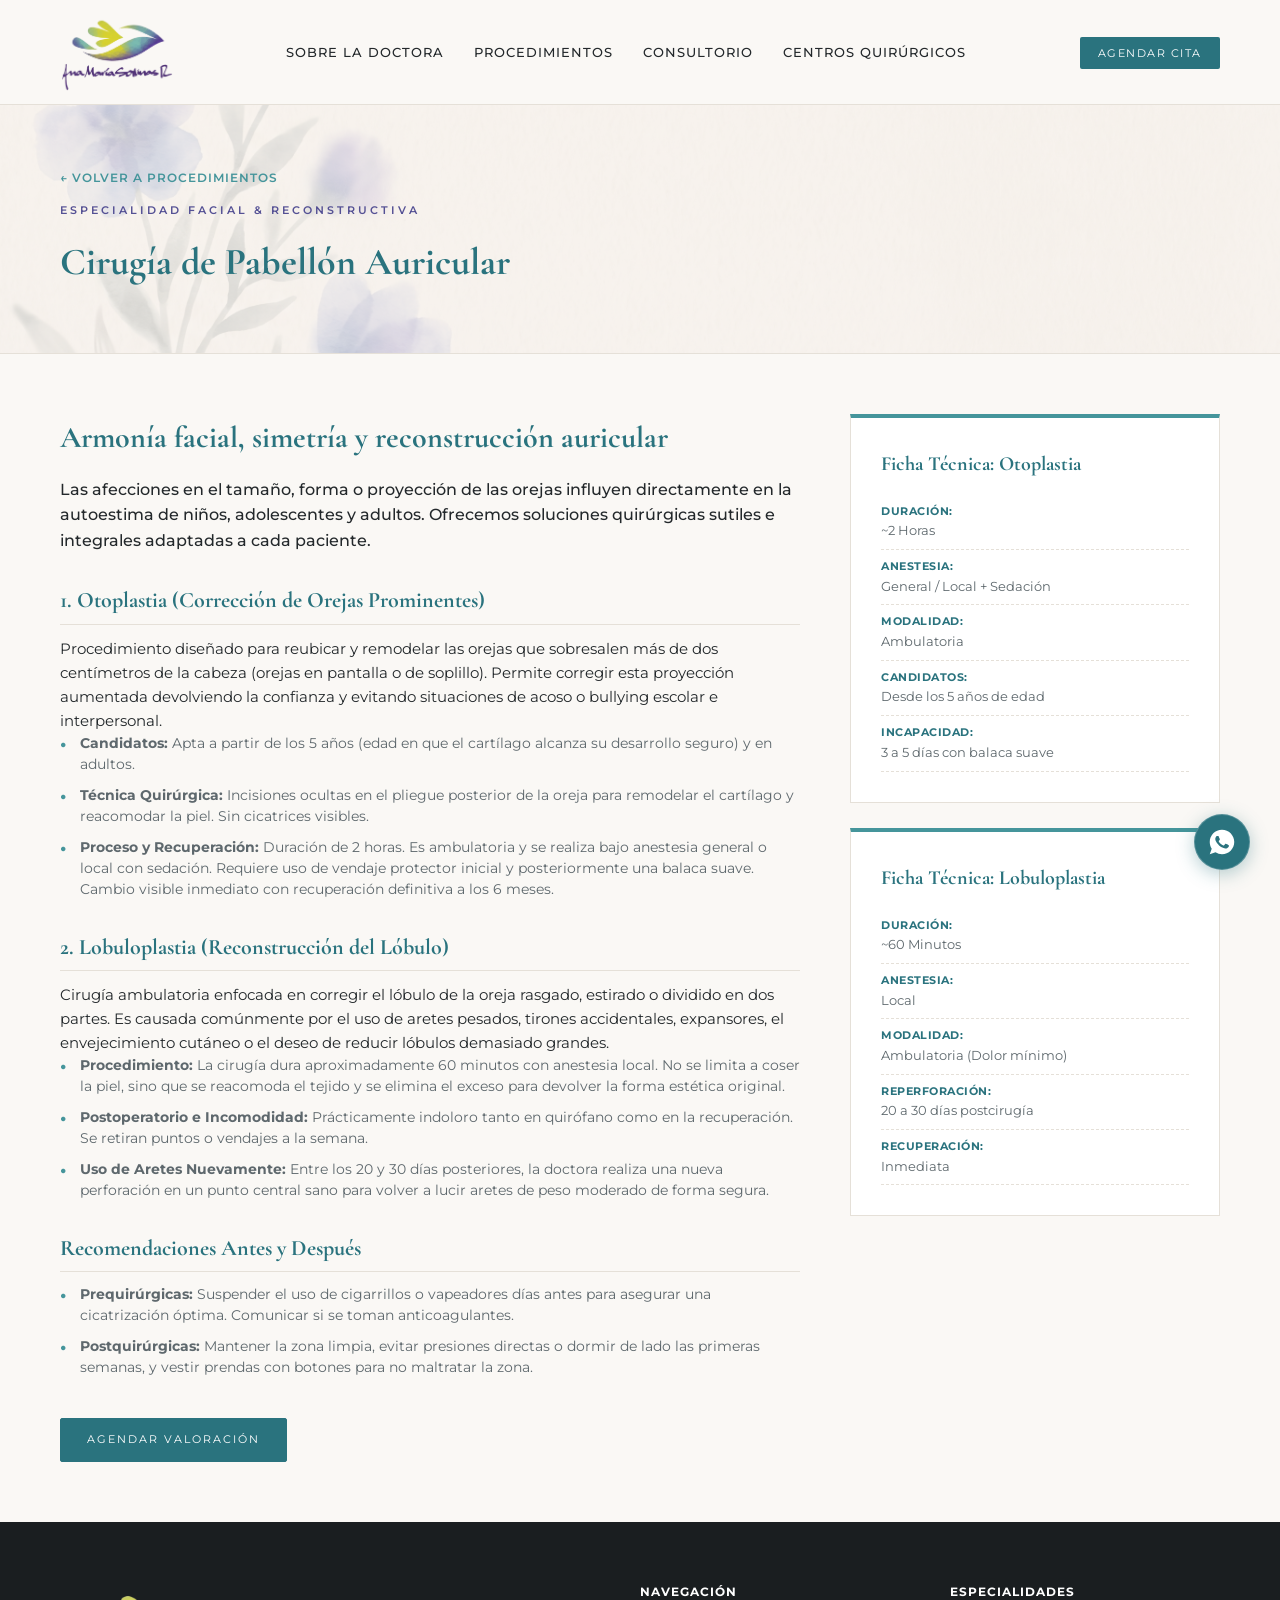
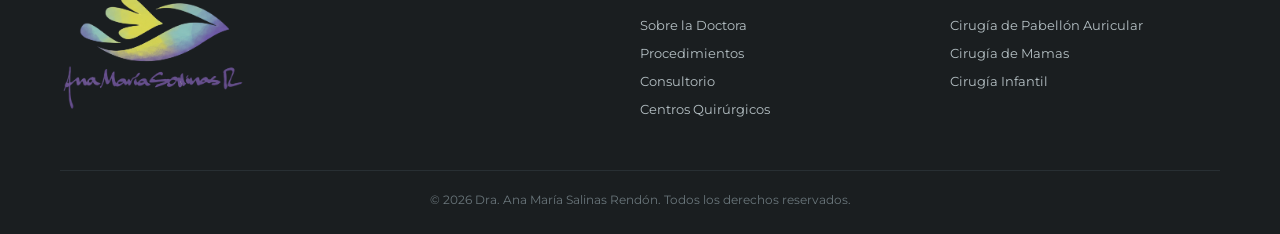
<file: pabellon-auricular.html>
<!DOCTYPE html>
<html lang="es">
<head>
    <!-- Favicon para Navegadores, Móviles y Pestañas -->
    <link rel="icon" type="image/jpg" sizes="32x32" href="images/favicon.png">
    <link rel="icon" type="image/jpg" sizes="16x16" href="images/favicon.png">
    <link rel="apple-touch-icon" sizes="180x180" href="images/favicon.png">
    <meta charset="UTF-8">
    <meta name="viewport" content="width=device-width, initial-scale=1.0">
    
    <!-- SEO & Meta Tags -->
    <title>Cirugía de Pabellón Auricular: Otoplastia y Lobuloplastia | Dra. Ana María Salinas Rendón</title>
    <meta name="description" content="Procedimientos de otoplastia y lobuloplastia por la Dra. Ana María Salinas Rendón en Medellín. Corrección de orejas prominentes y reconstrucción de lóbulo rasgado.">
    <meta name="keywords" content="otoplastia, lobuloplastia, lobuloplastia medellin, lobulo rasgado, orejas en pantalla, cirugia de orejas medellin, Dra Ana Maria Salinas, cirugia plastica medellin, orejas prominentes, cirugia de orejas, cirugia de lobulo">
    <meta name="robots" content="index, follow">
    <link rel="canonical" href="https://www.anamariasalinas.com/pabellon-auricular.html">

    <!-- Open Graph / WhatsApp Meta Tags -->
    <meta property="og:type" content="article">
    <meta property="og:url" content="https://www.anamariasalinas.com/pabellon-auricular.html">
    <meta property="og:title" content="Cirugía de Pabellón Auricular | Dra. Ana María Salinas Rendón">
    <meta property="og:description" content="Corrección estética y reconstructiva del pabellón auricular: Otoplastia y Lobuloplastia en Medellín.">
    <meta property="og:image" content="images/oreja.jpg">

    <!-- Schema.org JSON-LD -->
    <script type="application/ld+json">
    {
      "@context": "https://schema.org",
      "@type": "MedicalProcedure",
      "name": "Cirugía de Pabellón Auricular (Otoplastia y Lobuloplastia)",
      "procedureType": "SurgicalProcedure",
      "description": "Procedimiento de corrección estética de orejas prominentes y reconstrucción de lóbulo rasgado o estirado.",
      "howPerformed": "Intervención ambulatoria de remodelación de cartílago y tejido blando bajo anestesia local o general."
    }
    </script>

    <link rel="stylesheet" href="style.css">
    <link rel="preconnect" href="https://fonts.googleapis.com">
    <link rel="preconnect" href="https://fonts.gstatic.com" crossorigin>
    <link href="https://fonts.googleapis.com/css2?family=Cormorant+Garamond:ital,wght@0,400;0,500;0,600;1,400&family=Montserrat:wght@300;400;500;600&display=swap" rel="stylesheet">
</head>
<body>

    <!-- Header / Navigation -->
    <header class="navbar">
        <div class="nav-container">
            <a href="index.html" class="nav-brand-logo">
                <img src="images/logo.png" alt="Dra. Ana María Salinas R." class="header-logo-img">
            </a>
            <nav class="nav-menu">
                <ul>
                    <li><a href="index.html#perfil">Sobre la Doctora</a></li>
                    <li><a href="index.html#procedimientos">Procedimientos</a></li>
                    <li><a href="index.html#instalaciones">Consultorio</a></li>
                    <li><a href="index.html#centros-quirurgicos">Centros Quirúrgicos</a></li>
                </ul>
            </nav>
            <div class="nav-actions">
                <a href="index.html#contacto" class="btn-nav">Agendar Cita</a>

            <!-- Menú Dropdown Exclusivo Móvil -->
                <details class="mobile-dropdown">
                    <summary class="btn-mobile-menu">Menú ▾</summary>
                    <ul class="mobile-dropdown-list">
                        <li><a href="index.html#perfil">Sobre la Doctora</a></li>
                        <li><a href="index.html#procedimientos">Procedimientos</a></li>
                        <li><a href="index.html#instalaciones">Consultorio</a></li>
                        <li><a href="index.html#centros-quirurgicos">Centros Quirúrgicos</a></li>
                    </ul>
                </details>
            </div>
        </div>
    </header>

    <!-- Page Banner Con Fondo de Flores -->
    <section class="page-banner">
        <div class="banner-bg-overlay"></div>
        <div class="container banner-content">
            <a href="index.html#procedimientos" class="back-link">← Volver a Procedimientos</a>
            <span class="sub-heading">Especialidad Facial & Reconstructiva</span>
            <h1>Cirugía de Pabellón Auricular</h1>
        </div>
    </section>

    <!-- Detail Section -->
    <section class="section detail-section">
        <div class="container">
            <div class="detail-grid">
                <div class="detail-content">
                    <h2>Armonía facial, simetría y reconstrucción auricular</h2>
                    <p class="lead">Las afecciones en el tamaño, forma o proyección de las orejas influyen directamente en la autoestima de niños, adolescentes y adultos. Ofrecemos soluciones quirúrgicas sutiles e integrales adaptadas a cada paciente.</p>
                    
                    <!-- Procedimiento 1: Otoplastia -->
                    <div class="detail-block">
                        <h3>1. Otoplastia (Corrección de Orejas Prominentes)</h3>
                        <p>Procedimiento diseñado para reubicar y remodelar las orejas que sobresalen más de dos centímetros de la cabeza (orejas en pantalla o de soplillo). Permite corregir esta proyección aumentada devolviendo la confianza y evitando situaciones de acoso o bullying escolar e interpersonal.</p>
                        
                        <ul>
                            <li><strong>Candidatos:</strong> Apta a partir de los 5 años (edad en que el cartílago alcanza su desarrollo seguro) y en adultos.</li>
                            <li><strong>Técnica Quirúrgica:</strong> Incisiones ocultas en el pliegue posterior de la oreja para remodelar el cartílago y reacomodar la piel. Sin cicatrices visibles.</li>
                            <li><strong>Proceso y Recuperación:</strong> Duración de 2 horas. Es ambulatoria y se realiza bajo anestesia general o local con sedación. Requiere uso de vendaje protector inicial y posteriormente una balaca suave. Cambio visible inmediato con recuperación definitiva a los 6 meses.</li>
                        </ul>
                    </div>

                    <!-- Procedimiento 2: Lobuloplastia -->
                    <div class="detail-block">
                        <h3>2. Lobuloplastia (Reconstrucción del Lóbulo)</h3>
                        <p>Cirugía ambulatoria enfocada en corregir el lóbulo de la oreja rasgado, estirado o dividido en dos partes. Es causada comúnmente por el uso de aretes pesados, tirones accidentales, expansores, el envejecimiento cutáneo o el deseo de reducir lóbulos demasiado grandes.</p>
                        
                        <ul>
                            <li><strong>Procedimiento:</strong> La cirugía dura aproximadamente 60 minutos con anestesia local. No se limita a coser la piel, sino que se reacomoda el tejido y se elimina el exceso para devolver la forma estética original.</li>
                            <li><strong>Postoperatorio e Incomodidad:</strong> Prácticamente indoloro tanto en quirófano como en la recuperación. Se retiran puntos o vendajes a la semana.</li>
                            <li><strong>Uso de Aretes Nuevamente:</strong> Entre los 20 y 30 días posteriores, la doctora realiza una nueva perforación en un punto central sano para volver a lucir aretes de peso moderado de forma segura.</li>
                        </ul>
                    </div>

                    <!-- Recomendaciones Generales -->
                    <div class="detail-block">
                        <h3>Recomendaciones Antes y Después</h3>
                        <ul>
                            <li><strong>Prequirúrgicas:</strong> Suspender el uso de cigarrillos o vapeadores días antes para asegurar una cicatrización óptima. Comunicar si se toman anticoagulantes.</li>
                            <li><strong>Postquirúrgicas:</strong> Mantener la zona limpia, evitar presiones directas o dormir de lado las primeras semanas, y vestir prendas con botones para no maltratar la zona.</li>
                        </ul>
                    </div>

                    <div class="detail-cta">
                        <a href="index.html#contacto" class="btn btn-primary">Agendar Valoración</a>
                    </div>
                </div>

                <!-- Ficha Técnica Resumida -->
                <div class="detail-sidebar">
                    <div class="sidebar-card">
                        <h3>Ficha Técnica: Otoplastia</h3>
                        <ul class="tech-specs">
                            <li><strong>Duración:</strong> ~2 Horas</li>
                            <li><strong>Anestesia:</strong> General / Local + Sedación</li>
                            <li><strong>Modalidad:</strong> Ambulatoria</li>
                            <li><strong>Candidatos:</strong> Desde los 5 años de edad</li>
                            <li><strong>Incapacidad:</strong> 3 a 5 días con balaca suave</li>
                        </ul>
                    </div>

                    <div class="sidebar-card" style="margin-top: 25px;">
                        <h3>Ficha Técnica: Lobuloplastia</h3>
                        <ul class="tech-specs">
                            <li><strong>Duración:</strong> ~60 Minutos</li>
                            <li><strong>Anestesia:</strong> Local</li>
                            <li><strong>Modalidad:</strong> Ambulatoria (Dolor mínimo)</li>
                            <li><strong>Reperforación:</strong> 20 a 30 días postcirugía</li>
                            <li><strong>Recuperación:</strong> Inmediata</li>
                        </ul>
                    </div>
                </div>
            </div>
        </div>
    </section>

    <!-- Footer -->
    <footer class="footer">
        <div class="container">
            <div class="footer-grid">
                <div class="footer-col brand-col">
                    <img src="images/logo.png" alt="Dra. Ana María Salinas R." class="footer-logo-img">
                </div>
                <div class="footer-col">
                    <h4>Navegación</h4>
                    <ul>
                        <li><a href="index.html#perfil">Sobre la Doctora</a></li>
                        <li><a href="index.html#procedimientos">Procedimientos</a></li>
                        <li><a href="index.html#instalaciones">Consultorio</a></li>
                        <li><a href="index.html#centros-quirurgicos">Centros Quirúrgicos</a></li>
                    </ul>
                </div>
                <div class="footer-col">
                    <h4>Especialidades</h4>
                    <ul>
                        <li><a href="pabellon-auricular.html">Cirugía de Pabellón Auricular</a></li>
                        <li><a href="cirugia-mamas.html">Cirugía de Mamas</a></li>
                        <li><a href="cirugia-infantil.html">Cirugía Infantil</a></li>
                    </ul>
                </div>
            </div>
            <div class="footer-bottom">
                <p>&copy; 2026 Dra. Ana María Salinas Rendón. Todos los derechos reservados.</p>
            </div>
        </div>
    </footer>

    <!-- Botón Flotante de WhatsApp -->
    <a href="https://wa.me/573023739473?text=Hola,%20deseo%20agendar%20una%20cita%20de%20valoraci%C3%B3n%20para%20Cirug%C3%ADa%20de%20Oreja" 
       class="whatsapp-float" 
       target="_blank" 
       rel="noopener noreferrer" 
       aria-label="Contactar por WhatsApp">
        <svg class="whatsapp-icon" viewBox="0 0 32 32" fill="none" xmlns="http://www.w3.org/2000/svg">
            <path d="M16 2C8.268 2 2 8.268 2 16c0 2.82.83 5.446 2.26 7.648L2 30l6.544-2.204A13.93 13.93 0 0016 30c7.732 0 14-6.268 14-14S23.732 2 16 2zm7.55 19.516c-.316.89-1.558 1.632-2.556 1.848-.684.148-1.576.268-4.582-.974-3.844-1.588-6.326-5.502-6.518-5.758-.184-.256-1.558-2.072-1.558-3.952 0-1.88.984-2.808 1.332-3.16.348-.352.762-.44 1.016-.44.254 0 .508.002.73.014.236.012.552-.09.862.656.316.762 1.076 2.628 1.17 2.82.094.192.158.42.032.676-.126.256-.19.414-.38.636-.192.222-.404.496-.578.666-.192.19-.392.398-.168.784.224.384.996 1.644 2.14 2.662 1.47 1.31 2.71 1.716 3.094 1.908.384.192.608.16.832-.096.224-.256.962-1.12 1.216-1.504.254-.384.508-.32.862-.192.354.128 2.246 1.058 2.628 1.25.382.192.636.288.73.448.094.16.094.928-.222 1.818z" fill="currentColor"/>
        </svg>
        <span class="whatsapp-tooltip">Agendar Cita</span>
    </a>

</body>
</html>
</file>
<file: style.css>
/* -------------------------------------------------------------
 * Dra. Ana María Salinas Rendón - Web Design Complete CSS
 * Paleta extraída del Logo:
 * - Cyan / Teal Agua: #45959b (Acciones principales & Botones)
 * - Morado Pizarra / Índigo: #545094 (Acentos & Títulos)
 * - Verde Lima / Oliva: #a8b230 (Detalles secundarios)
 * - Fondo Arena Cálido: #faf8f5 / #f2efea
 * ------------------------------------------------------------- */

:root {
    --bg-main: #faf8f5;
    --bg-card: #ffffff;
    --primary-color: #2a737e;     /* Teal Azulado Profundo */
    --accent-teal: #45959b;      /* Cyan Teal del Logo */
    --accent-purple: #545094;    /* Morado Pizarra del Logo */
    --accent-lime: #a8b230;      /* Verde Lima del Logo */
    --text-dark: #23282b;         /* Texto Oscuro Neutro */
    --text-muted: #5e686d;        /* Texto Secundario */
    --border-color: #e5e0d8;      /* Borde Tono Arena */
    --font-heading: 'Cormorant Garamond', Georgia, serif;
    --font-body: 'Montserrat', sans-serif;
}

* {
    box-sizing: border-box;
    margin: 0;
    padding: 0;
}

body {
    background-color: var(--bg-main);
    color: var(--text-dark);
    font-family: var(--font-body);
    line-height: 1.6;
    font-size: 15px;
}

a {
    text-decoration: none;
    color: inherit;
    transition: all 0.3s ease;
}

img {
    max-width: 100%;
    display: block;
}

.container {
    max-width: 1200px;
    margin: 0 auto;
    padding: 0 20px;
}

.section {
    padding: 70px 0;
}

.text-center {
    text-align: center;
}

/* -------------------------------------------------------------
 * Navbar Header
 * ------------------------------------------------------------- */
.navbar {
    background-color: var(--bg-main);
    border-bottom: 1px solid var(--border-color);
    position: sticky;
    top: 0;
    z-index: 100;
}

.nav-container {
    display: flex;
    justify-content: space-between;
    align-items: center;
    padding: 12px 20px;
    max-width: 1200px;
    margin: 0 auto;
}

.header-logo-img {
    height: 52px; /* Base Móvil */
    width: auto;
    mix-blend-mode: multiply;
    filter: contrast(1.1);
    display: block;
    transition: height 0.3s ease;
}

@media (min-width: 901px) {
    .header-logo-img {
        height: 80px; /* Escalado exclusivo para PC */
    }
}

.nav-menu ul {
    display: flex;
    list-style: none;
    gap: 30px;
}

.nav-menu a {
    font-size: 13px;
    text-transform: uppercase;
    letter-spacing: 1px;
    font-weight: 500;
    color: var(--text-dark);
}

.nav-menu a:hover {
    color: var(--accent-teal);
}

.btn-nav {
    background-color: var(--primary-color);
    color: white;
    padding: 9px 18px;
    font-size: 11px;
    text-transform: uppercase;
    letter-spacing: 1.5px;
    border-radius: 2px;
}

.btn-nav:hover {
    background-color: var(--accent-purple);
}

/* -------------------------------------------------------------
 * Compact Hero Section con Fondo de Flores (fondo.jpg)
 * ------------------------------------------------------------- */
.hero {
    position: relative;
    padding: 120px 20px;
    background-image: url('images/fondo.jpg');
    background-size: cover;
    background-position: left center;
    background-repeat: no-repeat;
    display: flex;
    align-items: center;
    justify-content: center;
    text-align: center;
    overflow: hidden;
    border-bottom: 1px solid var(--border-color);
}

.hero-bg-overlay {
    position: absolute;
    top: 0; 
    left: 0; 
    width: 100%; 
    height: 100%;
    background: rgba(250, 248, 245, 0.45); 
    z-index: 1;
}

.hero-content {
    position: relative;
    max-width: 720px;
    z-index: 2;
}

.sub-heading {
    text-transform: uppercase;
    letter-spacing: 3px;
    font-size: 11px;
    font-weight: 600;
    display: block;
    margin-bottom: 12px;
    color: var(--accent-purple);
}

.hero h1 {
    font-family: var(--font-heading);
    font-size: 38px;
    font-weight: 500;
    line-height: 1.25;
    margin-bottom: 15px;
    color: var(--primary-color);
}

.hero p {
    font-size: 15px;
    font-weight: 400;
    margin-bottom: 25px;
    color: var(--text-muted);
}

.btn {
    display: inline-block;
    padding: 12px 26px;
    font-size: 11px;
    text-transform: uppercase;
    letter-spacing: 2px;
    border-radius: 2px;
}

.btn-primary {
    background-color: var(--primary-color);
    color: white;
    border: 1px solid var(--primary-color);
}

.btn-primary:hover {
    background-color: var(--accent-teal);
    border-color: var(--accent-teal);
}

.btn-outline {
    background: transparent;
    color: var(--primary-color);
    border: 1px solid var(--primary-color);
    margin-left: 10px;
}

.btn-outline:hover {
    background: var(--primary-color);
    color: white;
}

/* -------------------------------------------------------------
 * Profile Section & SCCP Badge Link
 * ------------------------------------------------------------- */
.profile-grid {
    display: flex;
    gap: 50px;
    align-items: center;
}

.profile-text {
    flex: 1;
}

.section-subtitle {
    font-size: 11px;
    letter-spacing: 3px;
    color: var(--accent-teal);
    text-transform: uppercase;
    display: block;
    margin-bottom: 8px;
    font-weight: 600;
}

.profile-text h2 {
    font-family: var(--font-heading);
    font-size: 36px;
    line-height: 1.25;
    margin-bottom: 18px;
    color: var(--primary-color);
}

.lead {
    font-size: 16px;
    font-weight: 500;
    margin-bottom: 12px;
    color: var(--text-dark);
}

.profile-text p {
    text-align: justify;
    color: var(--text-muted);
    margin-bottom: 22px;
    -webkit-hyphens: auto;
}

.profile-highlights {
    display: flex;
    gap: 35px;
}

.highlight-num {
    font-family: var(--font-heading);
    font-size: 30px;
    color: var(--accent-purple);
    font-weight: 600;
}

.highlight-item h4 {
    font-size: 13px;
    margin: 3px 0;
}

.highlight-item p {
    font-size: 12px;
    color: var(--text-muted);
}

.profile-image-wrapper {
    flex: 1;
    position: relative;
}

.image-card.main-img {
    height: 550px; /* Rectangular estilo retrato */
    border-radius: 3px;
    overflow: hidden;
}

.doctor-photo-img {
    width: 100%;
    height: 100%;
    object-fit: cover;
    object-position: center top;
}

.sccp-badge-card {
    position: absolute;
    bottom: -25px;
    left: -20px;
    background: var(--bg-card);
    padding: 16px 20px;
    border: 1px solid var(--border-color);
    box-shadow: 0 10px 25px rgba(42, 115, 126, 0.08);
    display: flex;
    gap: 15px;
    align-items: center;
    max-width: 310px;
    border-left: 4px solid var(--accent-purple);
}

.sccp-badge-card:hover {
    transform: translateY(-3px);
    box-shadow: 0 12px 30px rgba(42, 115, 126, 0.15);
}

.sccp-logo-wrapper {
    width: 50px;
    height: auto;
    flex-shrink: 0;
}

.sccp-img {
    width: 100%;
    height: auto;
    object-fit: contain;
}

.sccp-title {
    font-family: var(--font-heading);
    font-size: 15px;
    font-weight: 600;
    color: var(--primary-color);
    line-height: 1.2;
}

.sccp-sub {
    font-size: 10px;
    color: var(--text-muted);
    line-height: 1.3;
    margin: 3px 0 5px;
}

.sccp-link {
    font-size: 10px;
    font-weight: 600;
    color: var(--accent-teal);
    text-transform: uppercase;
    letter-spacing: 0.5px;
}

/* -------------------------------------------------------------
 * Procedimientos (3 Recuadros)
 * ------------------------------------------------------------- */
.section-header h2 {
    font-family: var(--font-heading);
    font-size: 34px;
    color: var(--primary-color);
}

.divider {
    width: 45px;
    height: 2px;
    background-color: var(--accent-teal);
    margin: 12px auto 35px;
}

.procedure-grid-three {
    display: grid;
    grid-template-columns: repeat(3, 1fr);
    gap: 30px;
    margin-top: 30px;
}

.procedure-card-link {
    display: block;
    color: inherit;
    text-decoration: none;
}

.procedure-card {
    background: var(--bg-card);
    border: 1px solid var(--border-color);
    transition: transform 0.3s ease, box-shadow 0.3s ease, border-color 0.3s ease;
}

.procedure-card-link:hover .procedure-card {
    transform: translateY(-5px);
    box-shadow: 0 12px 25px rgba(42, 115, 126, 0.12);
    border-color: var(--accent-teal);
}

.procedure-img-box {
    position: relative;
    height: 240px;
    overflow: hidden;
    background-color: var(--bg-main);
}

.card-img-real {
    width: 100%;
    height: 100%;
    object-fit: cover;
    transition: transform 0.4s ease;
}

.procedure-card-link:hover .card-img-real {
    transform: scale(1.05);
}

.procedure-info {
    padding: 22px;
}

.procedure-title {
    font-family: var(--font-heading);
    font-size: 21px;
    margin-bottom: 8px;
    color: var(--primary-color);
}

.procedure-desc {
    font-size: 13px;
    color: var(--text-muted);
    margin-bottom: 16px;
    line-height: 1.5;
}

.btn-link {
    font-size: 11px;
    font-weight: 600;
    color: var(--accent-teal);
    text-transform: uppercase;
    letter-spacing: 1px;
}

.btn-link:hover {
    color: var(--accent-purple);
}

/* -------------------------------------------------------------
 * Páginas Detalladas de Procedimientos (Mamas, Auricular, Infantil)
 * ------------------------------------------------------------- */
.page-banner {
    position: relative;
    padding: 60px 0;
    background-image: url('images/fondo.jpg');
    background-size: cover;
    background-position: left center;
    background-repeat: no-repeat;
    border-bottom: 1px solid var(--border-color);
    overflow: hidden;
}

.banner-bg-overlay {
    position: absolute;
    top: 0;
    left: 0;
    width: 100%;
    height: 100%;
    background: rgba(250, 248, 245, 0.65); /* Capa sutil de contraste */
    z-index: 1;
}

.banner-content {
    position: relative;
    z-index: 2;
}

.back-link {
    display: inline-block;
    font-size: 12px;
    font-weight: 600;
    color: var(--accent-teal);
    text-transform: uppercase;
    letter-spacing: 1px;
    margin-bottom: 15px;
}

.back-link:hover {
    color: var(--accent-purple);
}

.page-banner h1 {
    font-family: var(--font-heading);
    font-size: 38px;
    color: var(--primary-color);
    margin-top: 5px;
}

.detail-section {
    padding: 60px 0;
}

.detail-grid {
    display: flex;
    gap: 50px;
    align-items: flex-start;
}

.detail-content {
    flex: 2;
}

.detail-content h2 {
    font-family: var(--font-heading);
    font-size: 30px;
    color: var(--primary-color);
    margin-bottom: 15px;
}

.detail-block {
    margin: 30px 0;
}

.detail-block h3 {
    font-family: var(--font-heading);
    font-size: 22px;
    color: var(--primary-color);
    margin-bottom: 12px;
    border-bottom: 1px solid var(--border-color);
    padding-bottom: 5px;
}

.detail-block ul {
    list-style: none;
    padding-left: 0;
}

.detail-block li {
    font-size: 14px;
    color: var(--text-muted);
    margin-bottom: 10px;
    position: relative;
    padding-left: 20px;
    line-height: 1.5;
}

.detail-block li::before {
    content: "•";
    color: var(--accent-teal);
    font-weight: bold;
    font-size: 18px;
    position: absolute;
    left: 0;
    top: -2px;
}

.detail-cta {
    margin-top: 40px;
}

.detail-sidebar {
    flex: 1;
    min-width: 270px;
}

.sidebar-card {
    background: var(--bg-card);
    padding: 30px;
    border: 1px solid var(--border-color);
    border-top: 4px solid var(--accent-teal);
}

.sidebar-card h3 {
    font-family: var(--font-heading);
    font-size: 20px;
    color: var(--primary-color);
    margin-bottom: 15px;
}

.tech-specs {
    list-style: none;
}

.tech-specs li {
    font-size: 13px;
    color: var(--text-muted);
    padding: 8px 0;
    border-bottom: 1px dashed var(--border-color);
}

.tech-specs li strong {
    color: var(--primary-color);
    display: block;
    font-size: 11px;
    text-transform: uppercase;
    letter-spacing: 0.5px;
}

/* -------------------------------------------------------------
 * Banner de Consultorio
 * ------------------------------------------------------------- */
.clinic-banner {
    background: url('images/consultorio.jpg') center/cover no-repeat;
    position: relative;
    color: white;
}

.banner-box {
    background-color: rgba(35, 40, 43, 0.88);
    padding: 38px 40px;
    max-width: 490px;
    border-radius: 2px;
    border-left: 4px solid var(--accent-teal);
}

.section-subtitle.light {
    color: var(--accent-lime);
}

.banner-content h2 {
    font-family: var(--font-heading);
    font-size: 34px;
    margin: 8px 0 15px;
}

/* -------------------------------------------------------------
 * Sección de Centros Quirúrgicos
 * ------------------------------------------------------------- */
.surgical-centers-section {
    background-color: var(--bg-main);
    border-bottom: 1px solid var(--border-color);
}

.section-desc-center {
    max-width: 700px;
    margin: -20px auto 35px;
    font-size: 14px;
    color: var(--text-muted);
}

.centers-grid {
    display: grid;
    grid-template-columns: repeat(2, 1fr);
    gap: 30px;
}

.center-card {
    background: var(--bg-card);
    border: 1px solid var(--border-color);
    padding: 35px 30px;
    border-radius: 3px;
    display: flex;
    flex-direction: column;
    justify-content: space-between;
    transition: transform 0.3s ease, box-shadow 0.3s ease;
}

.center-card:hover {
    transform: translateY(-4px);
    box-shadow: 0 12px 25px rgba(42, 115, 126, 0.08);
}

.center-badge {
    display: inline-block;
    background-color: rgba(69, 149, 155, 0.12);
    color: var(--primary-color);
    font-size: 10px;
    font-weight: 600;
    text-transform: uppercase;
    letter-spacing: 1.5px;
    padding: 4px 10px;
    border-radius: 2px;
    margin-bottom: 12px;
}

.center-badge.pediatrico {
    background-color: rgba(84, 80, 148, 0.12);
    color: var(--accent-purple);
}

.center-card-header h3 {
    font-family: var(--font-heading);
    font-size: 24px;
    color: var(--primary-color);
    margin-bottom: 10px;
}

.center-card-header p {
    font-size: 13px;
    color: var(--text-muted);
    margin-bottom: 25px;
    line-height: 1.5;
}

.center-logos-flex {
    display: flex;
    gap: 20px;
    align-items: stretch;
}

.center-logos-flex.single-center {
    justify-content: center;
}

.center-logo-item {
    flex: 1;
    display: flex;
    flex-direction: column;
    align-items: center;
    text-align: center;
}

.logo-box {
    width: 100%;
    height: 100px;
    background-color: #ffffff;
    border: 1px solid var(--border-color);
    border-radius: 3px;
    padding: 10px 14px;
    display: flex;
    align-items: center;
    justify-content: center;
    margin-bottom: 10px;
    box-shadow: 0 2px 6px rgba(0, 0, 0, 0.02);
}

.center-logo-img {
    max-height: 65px;
    max-width: 100%;
    width: auto;
    object-fit: contain;
}

/* Ajuste específico para equilibrar el logo de IQ InterQuirófanos */
.center-logo-img[src*="iq.png"] {
    max-height: 120px;
    transform: scale(1.15);
}

.noel-img {
    max-height: 70px;
}

.center-logo-item h4 {
    font-size: 12px;
    font-weight: 600;
    color: var(--text-dark);
}

/* -------------------------------------------------------------
 * Contacto
 * ------------------------------------------------------------- */
.contact-grid {
    display: flex;
    gap: 50px;
}

.contact-info {
    flex: 1;
}

.contact-info h2 {
    font-family: var(--font-heading);
    font-size: 34px;
    color: var(--primary-color);
    margin-bottom: 12px;
}

.info-items {
    margin-top: 25px;
}

.info-item {
    margin-bottom: 18px;
}

.info-item strong {
    display: block;
    font-size: 12px;
    text-transform: uppercase;
    letter-spacing: 1px;
    color: var(--accent-teal);
    margin-bottom: 3px;
}

.info-item p {
    color: var(--text-muted);
    font-size: 13.5px;
}

.contact-form-box {
    flex: 1;
    background: var(--bg-card);
    padding: 35px;
    border: 1px solid var(--border-color);
    border-radius: 2px;
}

.contact-form-box h3 {
    font-family: var(--font-heading);
    font-size: 24px;
    color: var(--primary-color);
    margin-bottom: 20px;
}

.form-group {
    margin-bottom: 15px;
}

.form-group input,
.form-group select,
.form-group textarea {
    width: 100%;
    padding: 11px 14px;
    border: 1px solid var(--border-color);
    background-color: var(--bg-main);
    font-family: var(--font-body);
    font-size: 13px;
    color: var(--text-dark);
    outline: none;
    transition: border-color 0.3s ease;
}

.form-group input:focus,
.form-group select:focus,
.form-group textarea:focus {
    border-color: var(--accent-teal);
}

.btn-full {
    width: 100%;
    cursor: pointer;
}

/* -------------------------------------------------------------
 * Botón Rectangular de Instagram en Sección Contacto
 * ------------------------------------------------------------- */
.btn-instagram-rect {
    display: inline-flex;
    align-items: center;
    justify-content: center;
    gap: 12px;
    margin-top: 25px;
    padding: 13px 24px;
    background-color: transparent;
    color: var(--primary-color);
    border: 1px solid var(--primary-color);
    border-radius: 2px;
    font-family: var(--font-body);
    font-size: 11px;
    font-weight: 600;
    text-transform: uppercase;
    letter-spacing: 1.5px;
    transition: all 0.3s ease;
    width: 100%;
    max-width: 320px;
}

.ig-icon {
    width: 18px;
    height: 18px;
    transition: transform 0.3s ease;
}

.btn-instagram-rect:hover {
    background-color: var(--accent-purple);
    border-color: var(--accent-purple);
    color: #ffffff;
    box-shadow: 0 4px 15px rgba(84, 80, 148, 0.2);
    transform: translateY(-2px);
}

.btn-instagram-rect:hover .ig-icon {
    transform: scale(1.1);
}

/* -------------------------------------------------------------
 * Footer
 * ------------------------------------------------------------- */
.footer {
    background-color: #1a1e20;
    color: #b5c0c4;
    padding: 60px 0 25px;
}

.footer-grid {
    display: flex;
    gap: 40px;
    flex-wrap: wrap;
    margin-bottom: 40px;
}

.footer-col {
    flex: 1;
    min-width: 180px;
}

.brand-col {
    flex: 2;
}

.footer-logo-img {
    height: 130px;
    width: auto;
    mix-blend-mode: screen;
    margin-bottom: 18px;
}

.footer-col p {
    font-size: 13px;
    color: #8c999e;
    margin-bottom: 12px;
}

.footer-col h4 {
    color: white;
    font-size: 12px;
    text-transform: uppercase;
    letter-spacing: 1px;
    margin-bottom: 15px;
}

.footer-col ul {
    list-style: none;
}

.footer-col li {
    margin-bottom: 8px;
    font-size: 12.5px;
}

.footer-col a:hover {
    color: var(--accent-lime);
}

.footer-bottom {
    border-top: 1px solid #282f33;
    padding-top: 20px;
    text-align: center;
    font-size: 11.5px;
    color: #6a767b;
}

/* -------------------------------------------------------------
 * Responsive Media Queries
 * ------------------------------------------------------------- */
@media (max-width: 900px) {
    .procedure-grid-three,
    .centers-grid {
        grid-template-columns: 1fr;
    }
    .profile-grid, 
    .contact-grid,
    .detail-grid {
        flex-direction: column;
    }
    .nav-menu {
        display: none;
    }
}

@media (max-width: 768px) {
    .footer-logo-img {
        height: 120px;
        margin: 0 auto 15px;
    }
    .btn-instagram-rect {
        max-width: 100%;
    }
    .center-logos-flex {
        flex-direction: column;
    }
}

/* -------------------------------------------------------------
 * Botón Flotante de WhatsApp Adaptado a la Paleta
 * ------------------------------------------------------------- */
.whatsapp-float {
    position: fixed;
    bottom: 30px;
    right: 30px;
    width: 56px;
    height: 56px;
    background-color: var(--primary-color);
    color: #ffffff;
    border-radius: 50%;
    display: flex;
    align-items: center;
    justify-content: center;
    box-shadow: 0 4px 18px rgba(42, 115, 126, 0.35);
    z-index: 999;
    transition: all 0.3s ease;
    border: 1px solid rgba(255, 255, 255, 0.2);
}

.whatsapp-icon {
    width: 28px;
    height: 28px;
    transition: transform 0.3s ease;
}

.whatsapp-float:hover {
    background-color: var(--accent-teal);
    transform: translateY(-4px) scale(1.05);
    box-shadow: 0 8px 24px rgba(69, 149, 155, 0.45);
}

.whatsapp-float:hover .whatsapp-icon {
    transform: scale(1.1);
}

.whatsapp-tooltip {
    position: absolute;
    right: 68px;
    background-color: var(--text-dark);
    color: #ffffff;
    font-size: 11px;
    font-weight: 500;
    text-transform: uppercase;
    letter-spacing: 1px;
    padding: 6px 14px;
    border-radius: 3px;
    white-space: nowrap;
    opacity: 0;
    visibility: hidden;
    transition: all 0.3s ease;
    pointer-events: none;
    box-shadow: 0 4px 12px rgba(0, 0, 0, 0.15);
}

.whatsapp-float:hover .whatsapp-tooltip {
    opacity: 1;
    visibility: visible;
    right: 74px;
}

@media (max-width: 768px) {
    .whatsapp-float {
        bottom: 20px;
        right: 20px;
        width: 50px;
        height: 50px;
    }

    .whatsapp-icon {
        width: 24px;
        height: 24px;
    }

    .whatsapp-tooltip {
        display: none;
    }
}

/* -------------------------------------------------------------
 * Menú Dropdown Exclusivo para Versión Móvil
 * ------------------------------------------------------------- */

/* Oculto por defecto en versión Escritorio / PC */
.mobile-dropdown {
    display: none;
    position: relative;
}

/* Reglas aplicadas únicamente en pantallas táctiles y móviles (menores a 900px) */
@media (max-width: 900px) {
    .nav-actions {
        display: flex;
        align-items: center;
        gap: 10px;
    }

    .mobile-dropdown {
        display: inline-block;
    }

    /* Botón desplegable que dice "Menú" */
    .btn-mobile-menu {
        background-color: transparent;
        color: var(--primary-color);
        border: 1px solid var(--primary-color);
        padding: 8px 14px;
        font-size: 11px;
        font-weight: 600;
        text-transform: uppercase;
        letter-spacing: 1px;
        border-radius: 2px;
        cursor: pointer;
        list-style: none; /* Oculta la flecha nativa del navegador */
        user-select: none;
    }

    .btn-mobile-menu::-webkit-details-marker {
        display: none; /* Remueve flecha por defecto en Safari/iOS */
    }

    /* Caja Flotante del Desplegable */
    .mobile-dropdown-list {
        position: absolute;
        top: 100%;
        right: 0;
        margin-top: 8px;
        background-color: var(--bg-card);
        border: 1px solid var(--border-color);
        box-shadow: 0 10px 25px rgba(0, 0, 0, 0.12);
        border-radius: 3px;
        list-style: none;
        padding: 10px 0;
        min-width: 190px;
        z-index: 200;
    }

    .mobile-dropdown-list li a {
        display: block;
        padding: 10px 18px;
        font-size: 12px;
        text-transform: uppercase;
        letter-spacing: 0.5px;
        color: var(--text-dark);
        border-bottom: 1px dashed var(--border-color);
    }

    .mobile-dropdown-list li:last-child a {
        border-bottom: none;
    }

    .mobile-dropdown-list li a:hover {
        background-color: var(--bg-main);
        color: var(--accent-teal);
    }
}
</file>
